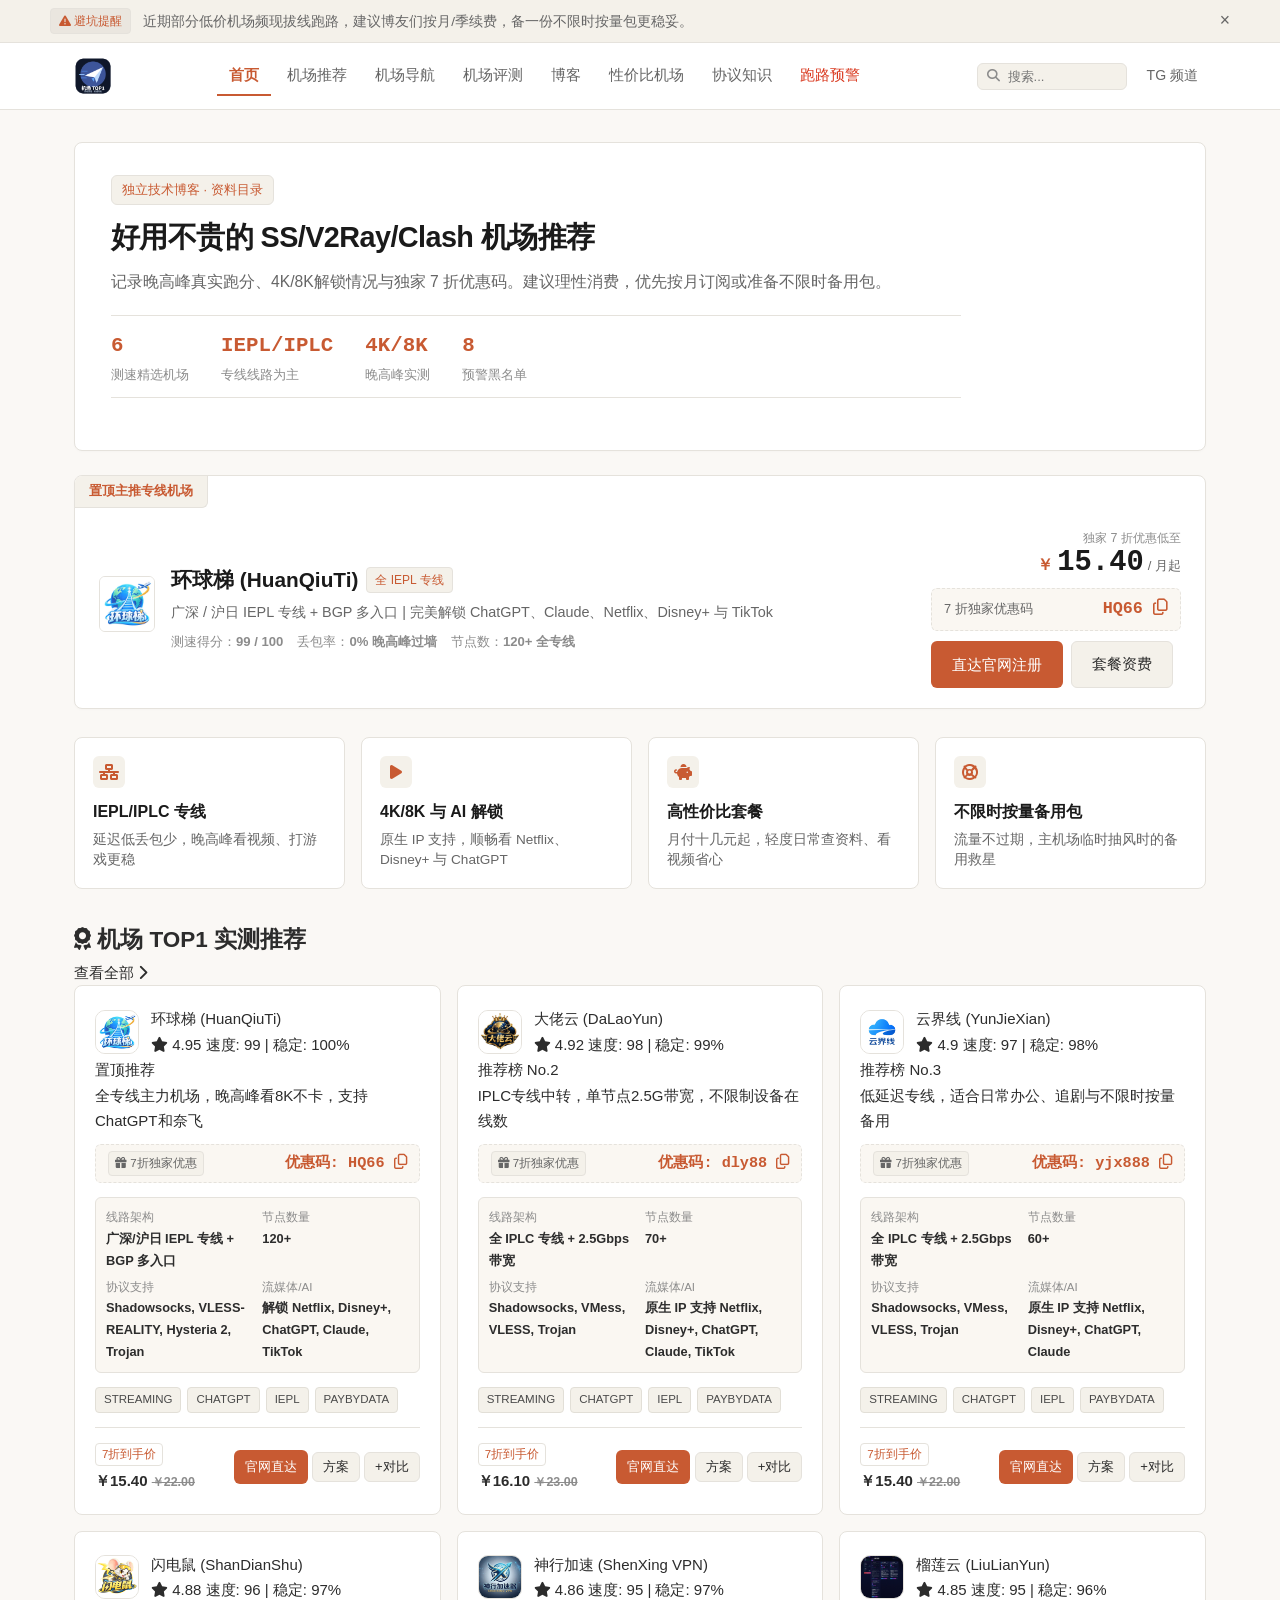
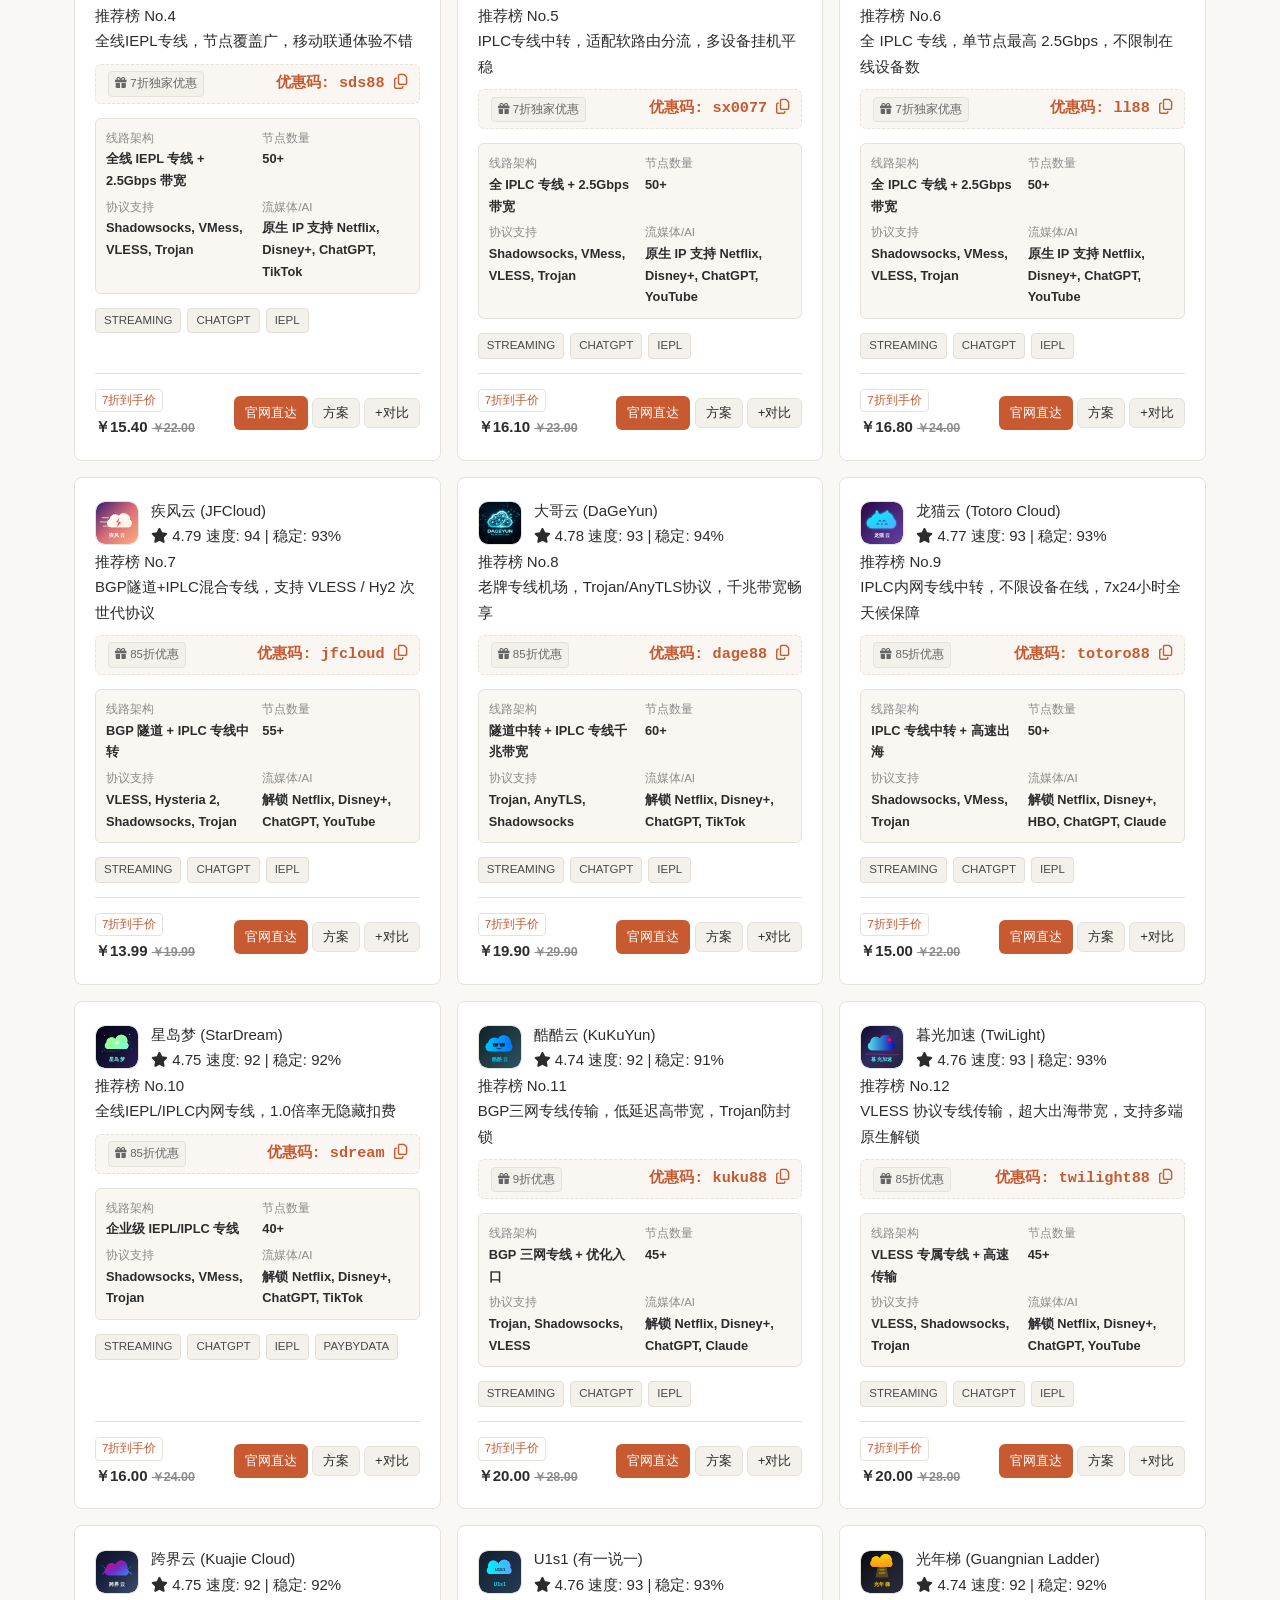
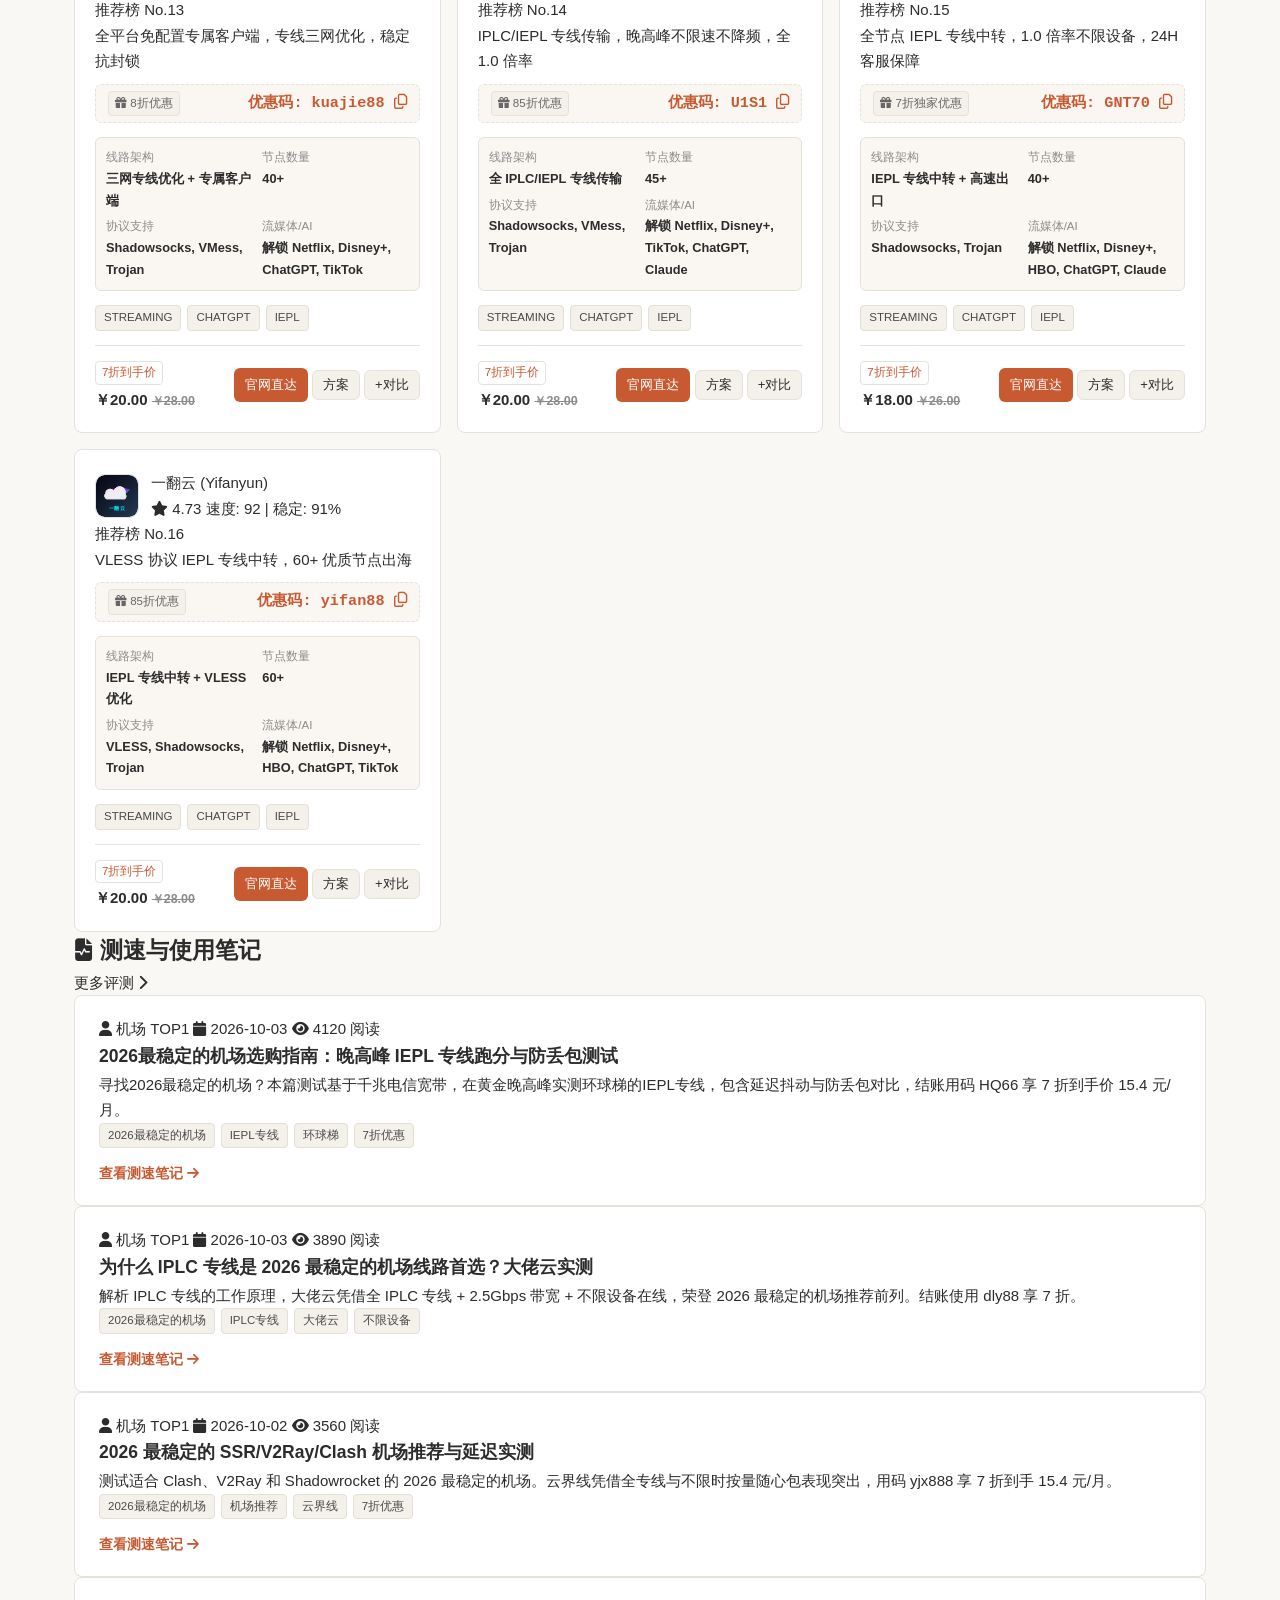
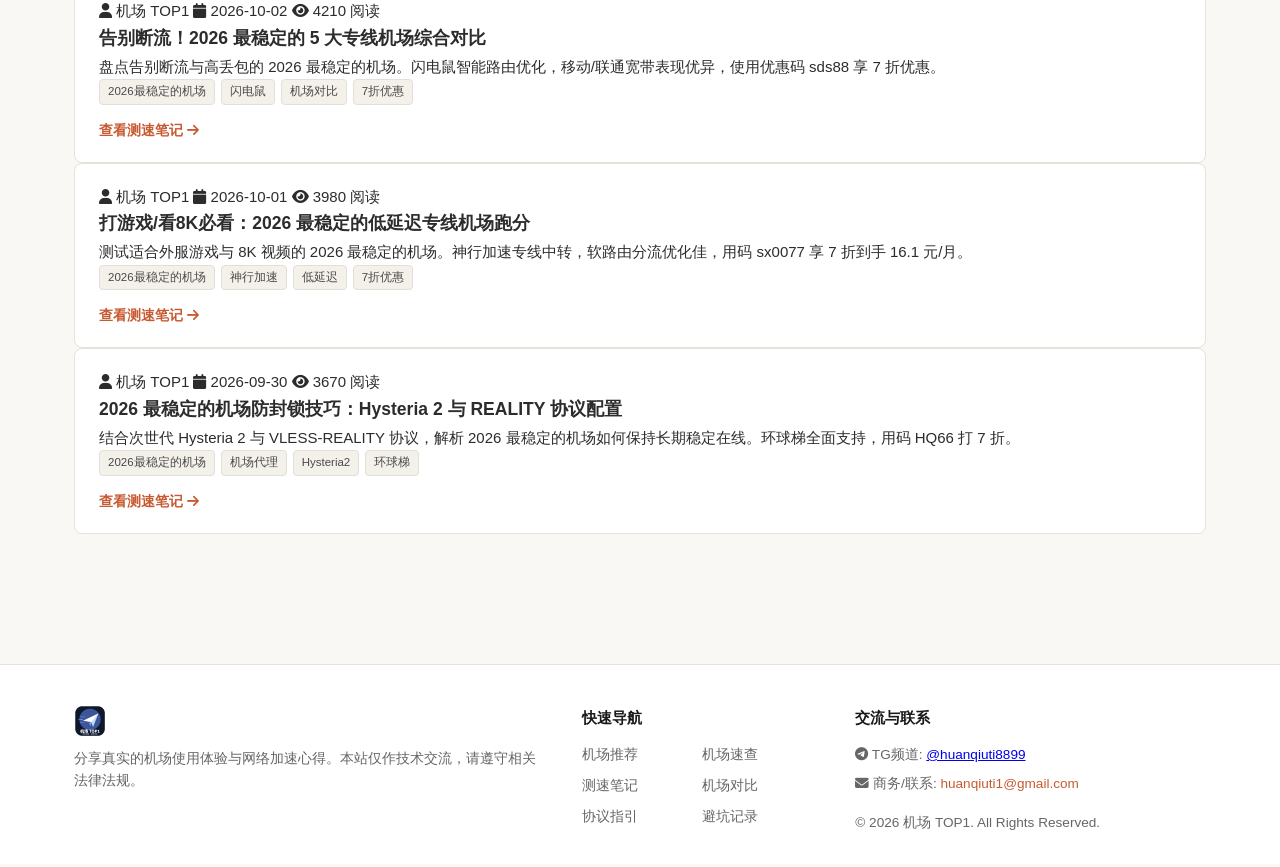
<file: index.html>
<!DOCTYPE html>
<html lang="zh-CN">
<head>
    <meta charset="UTF-8">
    <meta name="viewport" content="width=device-width, initial-scale=1.0">
    <title>机场 TOP1 - 实用机场测速推荐与防坑指南</title>
    <meta name="description" content="机场 TOP1 分享真实的机场测速、优惠码、性价比SS/V2Ray/Clash机场推荐与跑路避坑指南。">
    <!-- Google Fonts -->
    <link rel="preconnect" href="https://fonts.googleapis.com">
    <link rel="preconnect" href="https://fonts.gstatic.com" crossorigin>
    <link href="https://fonts.googleapis.com/css2?family=Inter:wght@300;400;500;600;700;800&family=JetBrains+Mono:wght@400;500;700&family=Outfit:wght@500;600;700;800&display=swap" rel="stylesheet">
    <!-- FontAwesome for Icons -->
    <link rel="stylesheet" href="https://cdnjs.cloudflare.com/ajax/libs/font-awesome/6.4.0/css/all.min.css">
    <link rel="icon" type="image/png" href="/images/favicon.png">
    <link rel="stylesheet" href="/css/styles.css?v=20261005_v3">
</head>
<body>
    <!-- Top Warning Marquee for Exit Scams -->
    <div class="top-alert-bar" id="topAlertBar">
        <div class="alert-content">
            <span class="alert-badge"><i class="fa-solid fa-triangle-exclamation"></i> 避坑提醒</span>
            <span class="alert-text">近期部分低价机场频现拔线跑路，建议博友们按月/季续费，备一份不限时按量包更稳妥。</span>
            <button class="alert-close" onclick="closeTopAlert()">&times;</button>
        </div>
    </div>

    <!-- Header & Navigation -->
    <header class="site-header">
        <div class="header-container">
            <a href="/" class="brand-logo" style="display: flex; align-items: center; text-decoration: none;">
              <img src="/images/logo-horizontal.png" alt="机场 TOP1" style="height: 38px; width: auto; max-width: 220px; object-fit: contain; vertical-align: middle;">
            </a>

            <nav class="main-nav">
                <ul class="nav-list">
                    <li class="nav-item active" data-tab="home" onclick="switchTab('home')">首页</li>
                    <li class="nav-item" data-tab="recommend" onclick="switchTab('recommend')">机场推荐</li>
                    <li class="nav-item" data-tab="directory" onclick="switchTab('directory')">机场导航</li>
                    <li class="nav-item" data-tab="reviews" onclick="switchTab('reviews')">机场评测</li>
                    <li class="nav-item" data-tab="blog" onclick="switchTab('blog')">博客</li>
                    <li class="nav-item" data-tab="compare" onclick="switchTab('compare')">性价比机场</li>
                    <li class="nav-item" data-tab="protocols" onclick="switchTab('protocols')">协议知识</li>
                    <li class="nav-item text-danger" data-tab="blackholes" onclick="switchTab('blackholes')">跑路预警</li>
                </ul>
            </nav>

            <div class="header-actions">
                <div class="search-box">
                    <i class="fa-solid fa-magnifying-glass search-icon"></i>
                    <input type="text" id="globalSearch" placeholder="搜索..." oninput="handleSearch(this.value)">
                </div>
                <a href="https://t.me/huanqiuti8899" target="_blank" rel="noopener noreferrer" class="nav-link-subtle" title="TG 频道">
                    TG 频道
                </a>
                <button class="mobile-menu-btn" onclick="toggleMobileNav()">
                    <i class="fa-solid fa-bars"></i>
                </button>
            </div>
        </div>
    </header>

    <!-- Mobile Nav Drawer -->
    <div class="mobile-nav-drawer" id="mobileNav">
        <ul class="mobile-nav-list">
            <li onclick="switchTab('home'); toggleMobileNav();">首页</li>
            <li onclick="switchTab('recommend'); toggleMobileNav();">机场推荐</li>
            <li onclick="switchTab('directory'); toggleMobileNav();">机场导航</li>
            <li onclick="switchTab('reviews'); toggleMobileNav();">机场评测</li>
            <li onclick="switchTab('blog'); toggleMobileNav();">博客</li>
            <li onclick="switchTab('compare'); toggleMobileNav();">性价比机场</li>
            <li onclick="switchTab('protocols'); toggleMobileNav();">协议知识</li>
            <li onclick="switchTab('blackholes'); toggleMobileNav();">跑路预警</li>
        </ul>
    </div>

    <!-- Main Content Area -->
    <main class="main-content">
        <!-- 1. Home View -->
        <section id="view-home" class="view-section active">
            <!-- Hero Banner -->
            <div class="hero-banner">
                <div class="hero-body">
                    <span class="hero-badge">独立技术博客 · 资料目录</span>
                    <h1 class="hero-title">好用不贵的 SS/V2Ray/Clash 机场推荐</h1>
                    <p class="hero-subtitle">记录晚高峰真实跑分、4K/8K解锁情况与独家 7 折优惠码。建议理性消费，优先按月订阅或准备不限时备用包。</p>
                    <div class="hero-stats">
                        <div class="stat-item">
                            <span class="stat-num" id="statAirportCount">6</span>
                            <span class="stat-label">测速精选机场</span>
                        </div>
                        <div class="stat-item">
                            <span class="stat-num">IEPL/IPLC</span>
                            <span class="stat-label">专线线路为主</span>
                        </div>
                        <div class="stat-item">
                            <span class="stat-num">4K/8K</span>
                            <span class="stat-label">晚高峰实测</span>
                        </div>
                        <div class="stat-item">
                            <span class="stat-num" id="statBlackCount">8</span>
                            <span class="stat-label">预警黑名单</span>
                        </div>
                    </div>
                </div>
            </div>

            <!-- Flagship Main Recommendation: HuanQiuTi Spotlight -->
            <div class="flagship-spotlight-card">
                <div class="spotlight-badge-ribbon">
                    置顶主推专线机场
                </div>
                <div class="spotlight-content">
                    <div class="spotlight-left">
                        <div class="spotlight-logo-wrapper">
                            <img src="images/huanqiuti-logo.jpg" alt="环球梯 Logo" class="spotlight-logo">
                        </div>
                        <div class="spotlight-info">
                            <h2 class="spotlight-title">
                                环球梯 (HuanQiuTi) 
                                <span class="spotlight-tag cyan">全 IEPL 专线</span>
                            </h2>
                            <p class="spotlight-subtitle">广深 / 沪日 IEPL 专线 + BGP 多入口 | 完美解锁 ChatGPT、Claude、Netflix、Disney+ 与 TikTok</p>
                            <div class="spotlight-highlights">
                                <span>测速得分：<strong>99 / 100</strong></span>
                                <span>丢包率：<strong>0% 晚高峰过墙</strong></span>
                                <span>节点数：<strong>120+ 全专线</strong></span>
                            </div>
                        </div>
                    </div>
                    <div class="spotlight-right">
                        <div class="spotlight-price-box">
                            <div class="price-label">独家 7 折优惠低至</div>
                            <div class="price-val">
                                <span class="currency">￥</span><span class="amount">15.40</span><span class="unit">/ 月起</span>
                            </div>
                        </div>
                        <div class="spotlight-coupon-box" onclick="copyDiscountCode('HQ66')" title="点击复制 7 折优惠码">
                            <span class="coupon-label">7 折独家优惠码</span>
                            <span class="coupon-code">HQ66 <i class="fa-regular fa-copy"></i></span>
                        </div>
                        <div class="spotlight-actions">
                            <a href="https://123pps01.huanqiutiaff.com/#/?code=j5VBUvw0" target="_blank" rel="noopener noreferrer" class="btn btn-primary btn-lg">
                                直达官网注册
                            </a>
                            <button class="btn btn-glass btn-lg" onclick="openPlansModal('ap-huanqiuti')">
                                套餐资费
                            </button>
                        </div>
                    </div>
                </div>
            </div>

            <!-- Quick Access / Categories Cards -->
            <div class="quick-categories">
                <div class="category-card" onclick="filterCategory('iepl')">
                    <div class="card-icon cyan"><i class="fa-solid fa-network-wired"></i></div>
                    <h3>IEPL/IPLC 专线</h3>
                    <p>延迟低丢包少，晚高峰看视频、打游戏更稳</p>
                </div>
                <div class="category-card" onclick="filterCategory('streaming')">
                    <div class="card-icon purple"><i class="fa-solid fa-play"></i></div>
                    <h3>4K/8K 与 AI 解锁</h3>
                    <p>原生 IP 支持，顺畅看 Netflix、Disney+ 与 ChatGPT</p>
                </div>
                <div class="category-card" onclick="filterCategory('budget')">
                    <div class="card-icon green"><i class="fa-solid fa-piggy-bank"></i></div>
                    <h3>高性价比套餐</h3>
                    <p>月付十几元起，轻度日常查资料、看视频省心</p>
                </div>
                <div class="category-card" onclick="filterCategory('backup')">
                    <div class="card-icon orange"><i class="fa-solid fa-life-ring"></i></div>
                    <h3>不限时按量备用包</h3>
                    <p>流量不过期，主机场临时抽风时的备用救星</p>
                </div>
            </div>

            <!-- Editor's Picks & Latest Speedtests -->
            <div class="section-block">
                <div class="section-header">
                    <h2><i class="fa-solid fa-award text-accent"></i> 机场 TOP1 实测推荐</h2>
                    <span class="section-link" onclick="switchTab('recommend')">查看全部 <i class="fa-solid fa-chevron-right"></i></span>
                </div>
                <div class="airport-grid" id="homeRecommendedGrid">
                    <!-- Dynamic rendering -->
                </div>
            </div>

            <!-- Latest Reviews Section -->
            <div class="section-block">
                <div class="section-header">
                    <h2><i class="fa-solid fa-file-waveform text-accent"></i> 测速与使用笔记</h2>
                    <span class="section-link" onclick="switchTab('reviews')">更多评测 <i class="fa-solid fa-chevron-right"></i></span>
                </div>
                <div class="reviews-grid" id="homeReviewsGrid">
                    <!-- Dynamic rendering -->
                </div>
            </div>
        </section>

        <!-- 2. Recommend View -->
        <section id="view-recommend" class="view-section">
            <div class="page-title-box">
                <h1><i class="fa-solid fa-fire text-accent"></i> 常用优质机场推荐</h1>
                <p>根据晚高峰测速、稳定性与实际体验整理的列表。本站强力主推第一名：<strong>环球梯 (HuanQiuTi)</strong>。</p>
            </div>

            <!-- Flagship Spotlight in Recommend View -->
            <div class="flagship-spotlight-card">
                <div class="spotlight-badge-ribbon">
                    <i class="fa-solid fa-crown"></i> 👑 站长主力推荐 · 环球梯专属通道
                </div>
                <div class="spotlight-content">
                    <div class="spotlight-left">
                        <div class="spotlight-logo-wrapper">
                            <img src="images/huanqiuti-logo.jpg" alt="环球梯 Logo" class="spotlight-logo">
                            <span class="spotlight-rank">NO.1</span>
                        </div>
                        <div class="spotlight-info">
                            <h2 class="spotlight-title">
                                环球梯 (HuanQiuTi) 
                                <span class="spotlight-tag gold">全 IEPL 专线</span>
                                <span class="spotlight-tag">8K秒开 / 无视晚高峰</span>
                            </h2>
                            <p class="spotlight-subtitle">广深 / 沪日 IEPL 专线 + BGP 多入口 | 完美解锁 ChatGPT、Claude、Netflix、Disney+ 与 TikTok</p>
                            <div class="spotlight-highlights">
                                <span><i class="fa-solid fa-bolt-lightning text-accent"></i> 测速得分：<strong>99 / 100</strong></span>
                                <span><i class="fa-solid fa-shield-check text-green"></i> 稳定性：<strong>100% 零丢包</strong></span>
                                <span><i class="fa-solid fa-gift text-gold"></i> 优惠码：<strong style="color:#ffe600;">HQ66 (7折)</strong></span>
                            </div>
                        </div>
                    </div>
                    <div class="spotlight-right">
                        <div class="spotlight-price-box">
                            <div class="price-label">7 折独家优惠价</div>
                            <div class="price-val">
                                <span class="currency">￥</span><span class="amount">15.40</span><span class="unit">/ 月起</span>
                                <span class="price-original">原价 ￥22.00</span>
                            </div>
                        </div>
                        <div class="spotlight-actions">
                            <a href="https://123pps01.huanqiutiaff.com/#/?code=j5VBUvw0" target="_blank" rel="noopener noreferrer" class="btn btn-primary btn-lg spotlight-btn-glow">
                                <i class="fa-solid fa-rocket"></i> 直达环球梯官网注册
                            </a>
                            <button class="btn btn-gold btn-lg" onclick="copyDiscountCode('HQ66')">
                                <i class="fa-regular fa-copy"></i> 复制优惠码 HQ66
                            </button>
                        </div>
                    </div>
                </div>
            </div>

            <!-- Filters Toolbar -->
            <div class="filter-toolbar">
                <div class="filter-group">
                    <span class="filter-label">线路类型：</span>
                    <button class="filter-chip active" onclick="setFilter('type', 'all', this)">全部</button>
                    <button class="filter-chip" onclick="setFilter('type', 'iepl', this)">IEPL/IPLC专线</button>
                    <button class="filter-chip" onclick="setFilter('type', 'relay', this)">公网中转</button>
                    <button class="filter-chip" onclick="setFilter('type', 'direct', this)">直连/BGP</button>
                </div>
                <div class="filter-group">
                    <span class="filter-label">需求偏好：</span>
                    <button class="filter-chip" onclick="setFilter('feature', 'streaming', this)">解锁Netflix/Disney+</button>
                    <button class="filter-chip" onclick="setFilter('feature', 'chatgpt', this)">原生支持ChatGPT</button>
                    <button class="filter-chip" onclick="setFilter('feature', 'paybydata', this)">不限时按量包</button>
                </div>
            </div>

            <div class="airport-grid" id="recommendGrid">
                <!-- Dynamic rendering -->
            </div>
        </section>

        <!-- 3. Directory View -->
        <section id="view-directory" class="view-section">
            <div class="page-title-box">
                <h1><i class="fa-solid fa-compass text-accent"></i> 机场速查导航</h1>
                <p>快速查看各大机场线路、优惠码与官网直达通道。</p>
            </div>

            <div class="directory-table-wrapper">
                <table class="directory-table">
                    <thead>
                        <tr>
                            <th>机场名称</th>
                            <th>榜单定位</th>
                            <th>主要协议</th>
                            <th>7折后起始价</th>
                            <th>解锁情况</th>
                            <th>独家优惠码</th>
                            <th>操作</th>
                        </tr>
                    </thead>
                    <tbody id="directoryTableBody">
                        <!-- Dynamic rendering -->
                    </tbody>
                </table>
            </div>
        </section>

        <!-- 4. Reviews View -->
        <section id="view-reviews" class="view-section">
            <div class="page-title-box">
                <h1><i class="fa-solid fa-square-poll-vertical text-accent"></i> 测速与选购笔记</h1>
                <p>记录晚高峰实际体验、协议兼容性与使用建议。</p>
            </div>

            <div class="reviews-layout">
                <div class="reviews-main" id="reviewsList">
                    <!-- Dynamic rendering of reviews -->
                </div>
                <aside class="reviews-sidebar">
                    <div class="sidebar-box">
                        <h3><i class="fa-solid fa-chart-simple"></i> 站长测速关注点</h3>
                        <ul class="criteria-list">
                            <li><strong>晚高峰速率：</strong> 20:00-23:00 4K/8K 缓冲流畅度。</li>
                            <li><strong>节点稳定性：</strong> 是否频繁超时掉线。</li>
                            <li><strong>流媒体解锁：</strong> 奈飞非自制剧与 ChatGPT 访问。</li>
                            <li><strong>售后响应：</strong> TG群或工单回复速度。</li>
                        </ul>
                    </div>
                </aside>
            </div>
        </section>

        <!-- Blog View (30篇 SEO 文章专区) -->
        <section id="view-blog" class="view-section">
            <div class="page-title-box">
                <h1><i class="fa-solid fa-blog text-accent"></i> 科学上网与 AI 加速 SEO 博客干货</h1>
                <p>涵盖 2026年机场推荐、高速梯子推荐、AI上网、科学上网与技术上网进阶解析。</p>
            </div>

            <!-- Blog Category Filter Toolbar -->
            <div class="filter-toolbar">
                <div class="filter-group">
                    <span class="filter-label">文章主题：</span>
                    <button class="filter-chip active" onclick="filterBlogCategory('all', this)">全部 (33篇)</button>
                    <button class="filter-chip" onclick="filterBlogCategory('技术评测', this)">技术评测</button>
                    <button class="filter-chip" onclick="filterBlogCategory('2026年机场推荐', this)">2026年机场推荐</button>
                    <button class="filter-chip" onclick="filterBlogCategory('高速梯子推荐', this)">高速梯子推荐</button>
                    <button class="filter-chip" onclick="filterBlogCategory('AI上网', this)">AI上网专题</button>
                    <button class="filter-chip" onclick="filterBlogCategory('科学上网', this)">科学上网指南</button>
                    <button class="filter-chip" onclick="filterBlogCategory('技术上网', this)">技术上网进阶</button>
                    <button class="filter-chip" onclick="filterBlogCategory('环球梯专题', this)">👑 环球梯专题</button>
                </div>
            </div>

            <div class="reviews-layout">
                <div class="reviews-main" id="blogArticlesList">
                    <!-- SEO Static Links Fallback -->
                    <noscript>
                        <ul style="list-style: none; padding: 0;">
                            <li style="margin-bottom: 16px;">
                                <a href="posts/2026-airport-node-recommendation-selection-guide.html" style="font-size: 1.1rem; font-weight: bold; color: var(--primary-cyan);">2026 稳定机场与高速节点选购指南：机场节点推荐、订阅服务对比与避坑建议</a>
                                <p style="font-size: 0.9rem; color: var(--text-muted); margin-top: 4px;">2026 最新稳定机场与高速节点选购指南。围绕传输稳定性、晚高峰速率、线路覆盖、多设备订阅兼容性及价格透明度，提供系统化选购对比与避坑建议。</p>
                            </li>
                            <li style="margin-bottom: 16px;">
                                <a href="posts/2026-network-connection-service-selection-guide.html" style="font-size: 1.1rem; font-weight: bold; color: var(--primary-cyan);">2026 网络连接服务选择指南：稳定性、多平台兼容与用户支持全解析</a>
                                <p style="font-size: 0.9rem; color: var(--text-muted); margin-top: 4px;">2026 最新网络连接服务选购指南。从线路架构稳定性、跨平台客户端兼容度到售后客服响应三个维度深度解析。</p>
                            </li>
                            <li style="margin-bottom: 16px;">
                                <a href="posts/2026-airport-recommendation-guide.html" style="font-size: 1.1rem; font-weight: bold; color: var(--primary-cyan);">2026 机场推荐与选购指南：高性价比、IEPL专线与最稳定机场导航</a>
                                <p style="font-size: 0.9rem; color: var(--text-muted); margin-top: 4px;">2026 最新机场推荐与导航评测。盘点环球梯、大兜云、壹界线等主流高性价比与IEPL专线稳定机场。</p>
                            </li>
                        </ul>
                    </noscript>
                </div>
                <aside class="reviews-sidebar">
                    <div class="sidebar-box" style="border: 1px solid #ffe600; background: linear-gradient(145deg, rgba(20,26,42,0.95), rgba(10,14,26,0.98));">
                        <h3 style="color: #ffe600;"><i class="fa-solid fa-crown"></i> 👑 站长第一主推</h3>
                        <p style="font-size: 0.9rem; color: var(--text-muted); margin: 8px 0 12px;">全专线 IEPL 架构，黄金晚高峰看 8K 不卡，解锁 ChatGPT 与 Netflix。</p>
                        <div class="coupon-highlight-bar" onclick="copyDiscountCode('HQ66')" style="margin-bottom: 12px;" title="点击复制 7 折优惠码">
                            <span class="coupon-tag-badge">7折独家</span>
                            <span class="coupon-code-val">HQ66 <i class="fa-regular fa-copy"></i></span>
                        </div>
                        <a href="https://123pps01.huanqiutiaff.com/#/?code=j5VBUvw0" target="_blank" rel="noopener noreferrer" class="btn btn-primary btn-block" style="text-decoration: none; font-weight: 800;">
                            直达环球梯官网首页 <i class="fa-solid fa-arrow-right-long"></i>
                        </a>
                    </div>
                    
                    <div class="sidebar-box">
                        <h3><i class="fa-solid fa-tags"></i> 热门 SEO 标签</h3>
                        <div class="ap-tags" style="gap: 8px;">
                            <span class="tag-chip cyan" onclick="filterBlogCategory('2026年机场推荐', null)">#2026年机场推荐</span>
                            <span class="tag-chip purple" onclick="filterBlogCategory('高速梯子推荐', null)">#高速梯子推荐</span>
                            <span class="tag-chip green" onclick="filterBlogCategory('AI上网', null)">#AI上网</span>
                            <span class="tag-chip orange" onclick="filterBlogCategory('科学上网', null)">#科学上网</span>
                            <span class="tag-chip" onclick="filterBlogCategory('技术上网', null)">#技术上网</span>
                            <span class="tag-chip gold" onclick="filterBlogCategory('环球梯专题', null)">#HQ66 7折码</span>
                        </div>
                    </div>
                </aside>
            </div>
        </section>

        <!-- 5. Cost-Effective / Budget View (性价比机场) -->
        <section id="view-compare" class="view-section">
            <div class="page-title-box">
                <h1><i class="fa-solid fa-piggy-bank text-accent"></i> 2026 高性价比机场推荐与资费精算</h1>
                <p>结合独家 7 折优惠码，精算各大专线服务商折后到手价、每日使用成本与套餐配置。</p>
            </div>

            <!-- Value Guides Cards Grid -->
            <div class="quick-categories" style="margin-bottom: 28px;">
                <div class="category-card" onclick="switchTab('recommend')">
                    <div class="card-icon green"><i class="fa-solid fa-graduation-cap"></i></div>
                    <h3>学生党 / 平价首选</h3>
                    <p>月均成本仅 ￥5.6 ~ ￥8 元/月起，平价体验全专线中转</p>
                </div>
                <div class="category-card" onclick="switchTab('recommend')">
                    <div class="card-icon purple"><i class="fa-solid fa-film"></i></div>
                    <h3>4K/8K 影音与多设备</h3>
                    <p>月付 ￥15.4 ~ ￥27.3 元/月，全 IEPL 专线晚高峰秒开 8K</p>
                </div>
                <div class="category-card" onclick="switchTab('recommend')">
                    <div class="card-icon orange"><i class="fa-solid fa-cloud-arrow-down"></i></div>
                    <h3>不限时按量随心包</h3>
                    <p>￥69.3 元/终身有效，流量不过期，主机场备用救星</p>
                </div>
            </div>

            <!-- Budget Airports Comparison Matrix -->
            <div class="section-block" style="margin-top: 0;">
                <div class="section-header">
                    <h2><i class="fa-solid fa-calculator text-accent"></i> 5 大性价比机场 7 折优惠资费精算表</h2>
                    <span style="font-size: 0.85rem; color: var(--text-dim);">点击优惠码即可一键复制</span>
                </div>
                <div class="compare-table-container" id="compareContainer">
                    <!-- Dynamic rendering of cost-effective table -->
                </div>
            </div>

            <!-- How to judge true cost-effectiveness card -->
            <div class="sidebar-box" style="margin-top: 36px; padding: 28px; background: #ffffff; border: 1px solid var(--border-color); border-radius: var(--radius-md);">
                <h3 style="font-size: 1.3rem; font-weight: 800; color: var(--text-main); margin-bottom: 16px;">
                    怎样判断“便宜”是不是真的划算？
                </h3>
                <p style="font-size: 0.98rem; color: var(--text-muted); line-height: 1.85; margin-bottom: 14px;">
                    不要只比较月费。先把套餐流量乘以节点倍率，算出自己的实际可用流量，再检查设备数量、重置周期、线路等级和退款条件。月费相差一两元时，如果较贵方案在晚高峰更稳定、倍率更低，长期使用成本反而可能更少。
                </p>
                <p style="font-size: 0.98rem; color: var(--text-muted); line-height: 1.85;">
                    第一次购买建议先选月付，在自己的运营商、城市和常用设备上测试一个完整周期。异常低价、长期预付折扣过大、客服长期不回复或突然频繁更换域名，都应视为风险信号。
                </p>
            </div>

            <!-- FAQ Section -->
            <div class="section-block" style="margin-top: 48px; text-align: center;">
                <h2 style="font-size: 1.6rem; font-weight: 800; color: var(--text-main); margin-bottom: 24px; justify-content: center;">
                    性价比机场常见问题
                </h2>
                <div style="max-width: 900px; margin: 0 auto; text-align: left; display: flex; flex-direction: column; gap: 14px;">
                    <details class="faq-item" style="background: #ffffff; border: 1px solid var(--border-color); border-radius: var(--radius-md); padding: 18px 22px; cursor: pointer; transition: var(--transition);">
                        <summary style="font-size: 1.05rem; font-weight: 700; color: var(--text-main); outline: none; list-style: none; display: flex; align-items: center; gap: 8px;">
                            <span style="color: #c85a32; font-size: 0.85rem;">▶</span> 价格最低的机场一定最值得买吗？
                        </summary>
                        <p style="margin-top: 12px; font-size: 0.95rem; color: var(--text-muted); line-height: 1.75; padding-top: 12px; border-top: 1px solid #f2eeea;">
                            不一定。异常廉价的机场往往伴随着高倍率扣量、公网中转晚高峰拥堵、甚至极高的拔线跑路风险。综合考虑线路稳定性、实际可用流量（折算倍率后）与设备连接数，价格稍高但全专线过墙的服务商实际性价比反而更高。
                        </p>
                    </details>

                    <details class="faq-item" style="background: #ffffff; border: 1px solid var(--border-color); border-radius: var(--radius-md); padding: 18px 22px; cursor: pointer; transition: var(--transition);">
                        <summary style="font-size: 1.05rem; font-weight: 700; color: var(--text-main); outline: none; list-style: none; display: flex; align-items: center; gap: 8px;">
                            <span style="color: #c85a32; font-size: 0.85rem;">▶</span> 第一次购买应该选择月付还是年付？
                        </summary>
                        <p style="margin-top: 12px; font-size: 0.95rem; color: var(--text-muted); line-height: 1.75; padding-top: 12px; border-top: 1px solid #f2eeea;">
                            强烈建议第一次购买优先选择月付。不同城市的网络运营商（电信、联通、移动）跨国出口差异较大，先通过月付测试一个完整月度（包含黄金晚高峰），确认符合预期后再考虑季付或年付。
                        </p>
                    </details>

                    <details class="faq-item" style="background: #ffffff; border: 1px solid var(--border-color); border-radius: var(--radius-md); padding: 18px 22px; cursor: pointer; transition: var(--transition);">
                        <summary style="font-size: 1.05rem; font-weight: 700; color: var(--text-main); outline: none; list-style: none; display: flex; align-items: center; gap: 8px;">
                            <span style="color: #c85a32; font-size: 0.85rem;">▶</span> 参考速度为什么和自己的测速不同？
                        </summary>
                        <p style="margin-top: 12px; font-size: 0.95rem; color: var(--text-muted); line-height: 1.75; padding-top: 12px; border-top: 1px solid #f2eeea;">
                            测速结果受多种因素影响，包括您本地的宽带速率、使用的客户端软件、DNS设置、所选节点位置以及当前测试的时段。白天非高峰期测试速度通常较快，建议以黄金晚高峰（20:00-23:00）的实际视频播放体验为准。
                        </p>
                    </details>

                    <details class="faq-item" style="background: #ffffff; border: 1px solid var(--border-color); border-radius: var(--radius-md); padding: 18px 22px; cursor: pointer; transition: var(--transition);">
                        <summary style="font-size: 1.05rem; font-weight: 700; color: var(--text-main); outline: none; list-style: none; display: flex; align-items: center; gap: 8px;">
                            <span style="color: #c85a32; font-size: 0.85rem;">▶</span> 月费接近时应该优先比较什么？
                        </summary>
                        <p style="margin-top: 12px; font-size: 0.95rem; color: var(--text-muted); line-height: 1.75; padding-top: 12px; border-top: 1px solid #f2eeea;">
                            月费相近时，优先比较：1. 是否为 IEPL/IPLC 专线；2. 节点扣量倍率（优先选 1.0x 倍率）；3. 流媒体与 AI 原生 IP 解锁能力；4. 是否限制同时在线的客户端设备数。
                        </p>
                    </details>
                </div>
            </div>
        </section>

        <!-- 6. Protocols View -->
        <section id="view-protocols" class="view-section">
            <!-- 1. 页面头部 -->
            <div class="page-title-box" style="margin-bottom: 24px; padding-bottom: 16px; border-bottom: 1px solid var(--border-color);">
                <h1 style="font-size: 1.6rem; font-weight: 700; color: var(--text-heading); margin-bottom: 6px;">协议与软件指引</h1>
                <p style="font-size: 0.92rem; color: var(--text-muted);">汇总主流代理传输协议特性与全平台常用客户端配置指南。</p>
            </div>

            <!-- 2. 协议快速导航 -->
            <div class="proto-quick-nav">
                <button class="proto-nav-btn active" onclick="scrollToProtoAnchor('proto-vless', this)">VMess / VLESS</button>
                <button class="proto-nav-btn" onclick="scrollToProtoAnchor('proto-trojan', this)">Trojan</button>
                <button class="proto-nav-btn" onclick="scrollToProtoAnchor('proto-hy2', this)">Hysteria 2</button>
                <button class="proto-nav-btn" onclick="scrollToProtoAnchor('proto-ss', this)">SS / SSR</button>
                <button class="proto-nav-btn" onclick="scrollToProtoAnchor('section-clients', this)">客户端推荐</button>
            </div>

            <!-- 3. 协议知识区 -->
            <div class="section-block" style="margin-bottom: 40px;">
                <div class="section-header" style="margin-bottom: 16px; border-bottom: 1px solid var(--border-color); padding-bottom: 8px;">
                    <h2 style="font-size: 1.25rem; font-weight: 700; color: var(--text-heading);">常见协议</h2>
                </div>
                <div class="protocol-cards-grid" id="protocolGrid">
                    <!-- Dynamic rendering -->
                </div>
            </div>

            <!-- 4. 协议选择建议 -->
            <div class="section-block" style="margin-bottom: 44px;">
                <div class="section-header" style="margin-bottom: 16px; border-bottom: 1px solid var(--border-color); padding-bottom: 8px;">
                    <h2 style="font-size: 1.25rem; font-weight: 700; color: var(--text-heading);">如何选择</h2>
                </div>
                <div class="proto-choice-grid">
                    <div class="proto-choice-card">
                        <h3>日常使用</h3>
                        <p>追求广泛兼容性与成熟规则分流，优先选择主流协议。</p>
                        <div class="choice-tag">对应协议：VMess / VLESS</div>
                    </div>
                    <div class="proto-choice-card">
                        <h3>网络环境较复杂</h3>
                        <p>跨国端口封锁频繁，需要高强度标准 TLS 网页伪装。</p>
                        <div class="choice-tag">对应协议：Trojan / VLESS-REALITY</div>
                    </div>
                    <div class="proto-choice-card">
                        <h3>移动网络 / 高延迟环境</h3>
                        <p>丢包率较高或处于校园网/移动宽带晚高峰高峰期。</p>
                        <div class="choice-tag">对应协议：Hysteria 2</div>
                    </div>
                </div>
            </div>

            <!-- 5. 客户端推荐区 -->
            <div class="section-block" id="section-clients" style="margin-bottom: 44px;">
                <div class="section-header" style="margin-bottom: 16px; border-bottom: 1px solid var(--border-color); padding-bottom: 8px;">
                    <h2 style="font-size: 1.25rem; font-weight: 700; color: var(--text-heading);">全平台常用软件推荐</h2>
                </div>
                <div class="client-grid-4col">
                    <div class="client-card-std">
                        <div>
                            <div class="client-card-header">
                                <i class="fa-brands fa-windows client-platform-icon"></i>
                                <h3>Windows</h3>
                            </div>
                            <div class="client-apps-list">
                                <strong>推荐：</strong>Clash Verge Rev / Sing-Box / v2rayN
                            </div>
                            <p class="client-desc">上手快速，支持图形化规则分流与开机自启。</p>
                        </div>
                        <a href="#" onclick="switchTab('blog')" class="client-link">查看配置教程 &rarr;</a>
                    </div>

                    <div class="client-card-std">
                        <div>
                            <div class="client-card-header">
                                <i class="fa-brands fa-apple client-platform-icon"></i>
                                <h3>macOS</h3>
                            </div>
                            <div class="client-apps-list">
                                <strong>推荐：</strong>Clash Verge Rev / Clash Party / Sing-Box
                            </div>
                            <p class="client-desc">界面优雅，完美适配 Apple Silicon 芯片与系统代理。</p>
                        </div>
                        <a href="#" onclick="switchTab('blog')" class="client-link">查看配置教程 &rarr;</a>
                    </div>

                    <div class="client-card-std">
                        <div>
                            <div class="client-card-header">
                                <i class="fa-brands fa-android client-platform-icon"></i>
                                <h3>Android</h3>
                            </div>
                            <div class="client-apps-list">
                                <strong>推荐：</strong>Surfboard / v2rayNG / Sing-Box
                            </div>
                            <p class="client-desc">省电稳定，支持按应用分流与后台持续守护。</p>
                        </div>
                        <a href="#" onclick="switchTab('blog')" class="client-link">查看配置教程 &rarr;</a>
                    </div>

                    <div class="client-card-std">
                        <div>
                            <div class="client-card-header">
                                <i class="fa-brands fa-apple client-platform-icon"></i>
                                <h3>iOS / iPadOS</h3>
                            </div>
                            <div class="client-apps-list">
                                <strong>推荐：</strong>Shadowrocket / Quantumult X / Stash
                            </div>
                            <p class="client-desc">扫码导入订阅，支持按域名分流与多协议适配。</p>
                        </div>
                        <a href="#" onclick="switchTab('blog')" class="client-link">查看配置教程 &rarr;</a>
                    </div>
                </div>
            </div>

            <!-- 6. 页面底部提示模块 -->
            <div class="notice-footer-block">
                <h3>使用前说明</h3>
                <p>1. 本站所提及软件与协议信息仅供网络技术学习与学术研究参考，请遵循当地法律法规合法合规使用。</p>
                <p>2. 各代理客户端版本迭代较快，如遇配置无法生效或节点超时，请先检查客户端核心版本与电脑/系统时间同步状态。</p>
                <p>3. 修改重要路由策略或更新订阅前，建议备份当前的配置文件或保留备用连接节点。</p>
            </div>
        </section>

        <!-- 7. Blackholes View (Banned/Scam) -->
        <section id="view-blackholes" class="view-section">
            <div class="page-title-box border-red">
                <h1 class="text-danger"><i class="fa-solid fa-skull-crossbones"></i> 跑路机场与避坑记录</h1>
                <p>整理已跑路或经常失联的机场，防患于未然。</p>
            </div>

            <div class="blackholes-warning-card">
                <div class="warning-icon"><i class="fa-solid fa-shield-cat"></i></div>
                <div class="warning-text">
                    <h3>机场 TOP1 的四条避坑小建议：</h3>
                    <ol>
                        <li><strong>尽量按月/季续费：</strong> 就算优惠再诱人，也尽量不要一次性买多年。</li>
                        <li><strong>警惕超低价“无限流量”：</strong> 带宽都是有成本的，低价无限量风险较高。</li>
                        <li><strong>关注 TG 群消息：</strong> 群里如果长期禁言或者客服不理人，多留个心眼。</li>
                        <li><strong>准备一个按量包备用：</strong> 随身放一个不限时按量包，主机场出问题时应急。</li>
                    </ol>
                </div>
            </div>

            <div class="blackholes-grid" id="blackholesGrid">
                <!-- Dynamic rendering -->
            </div>
        </section>
    </main>

    <!-- Modal for Article / Detail View -->
    <div class="modal-overlay" id="detailModal">
        <div class="modal-card">
            <button class="modal-close" onclick="closeModal()">&times;</button>
            <div class="modal-body" id="modalContent">
                <!-- Content inserted dynamically -->
            </div>
        </div>
    </div>

    <!-- Toast Notification -->
    <div class="toast-container" id="toastContainer"></div>

    <!-- Footer -->
    <footer class="site-footer">
        <div class="footer-container">
            <div class="footer-brand">
                <div class="logo-text" style="display: flex; align-items: center; gap: 10px;">
                    <img src="/images/logo-horizontal.png" alt="机场 TOP1" style="height: 32px; width: auto; max-width: 180px; object-fit: contain; vertical-align: middle;">
                </div>
                <p>分享真实的机场使用体验与网络加速心得。本站仅作技术交流，请遵守相关法律法规。</p>
            </div>
            <div class="footer-links">
                <h4>快速导航</h4>
                <ul>
                    <li onclick="switchTab('recommend')">机场推荐</li>
                    <li onclick="switchTab('directory')">机场速查</li>
                    <li onclick="switchTab('reviews')">测速笔记</li>
                    <li onclick="switchTab('compare')">机场对比</li>
                    <li onclick="switchTab('protocols')">协议指引</li>
                    <li onclick="switchTab('blackholes')">避坑记录</li>
                </ul>
            </div>
            <div class="footer-contact">
                <h4>交流与联系</h4>
                <p><i class="fa-brands fa-telegram"></i> TG频道: <a href="https://t.me/huanqiuti8899" target="_blank" rel="noopener noreferrer">@huanqiuti8899</a></p>
                <p><i class="fa-solid fa-envelope"></i> 商务/联系: <a href="mailto:huanqiuti1@gmail.com" style="color: var(--primary-cyan); text-decoration: none;">huanqiuti1@gmail.com</a></p>
                <p class="copyright">© 2026 机场 TOP1. All Rights Reserved.</p>
            </div>
        </div>
    </footer>

    <!-- Persistent Floating Spotlight Bar for HuanQiuTi -->
    <div class="floating-huanqiu-bar" id="floatingHuanqiuBar">
        <div class="fh-content">
            <span class="fh-badge"><i class="fa-solid fa-crown"></i> 本站主推</span>
            <span class="fh-text">🚀 <strong>环球梯 (HuanQiuTi)</strong>：全 IEPL 专线，晚高峰看 8K 不卡！使用优惠码 <strong class="code-glow" onclick="copyDiscountCode('HQ66')">HQ66</strong> 享 7 折（折后低至 ￥15.40/月）</span>
        </div>
        <div class="fh-actions">
            <button class="btn btn-sm btn-gold" onclick="copyDiscountCode('HQ66')"><i class="fa-regular fa-copy"></i> 复制优惠码 HQ66</button>
            <a href="https://123pps01.huanqiutiaff.com/#/?code=j5VBUvw0" target="_blank" rel="noopener noreferrer" class="btn btn-sm btn-primary">直达官网</a>
            <button class="fh-close" onclick="document.getElementById('floatingHuanqiuBar').style.display='none'">&times;</button>
        </div>
    </div>

    <!-- Scripts -->
    <script src="/js/data.js?v=20261005_v5"></script>
    <script src="/js/app.js?v=20261005_v5"></script>
</body>
</html>
</file>
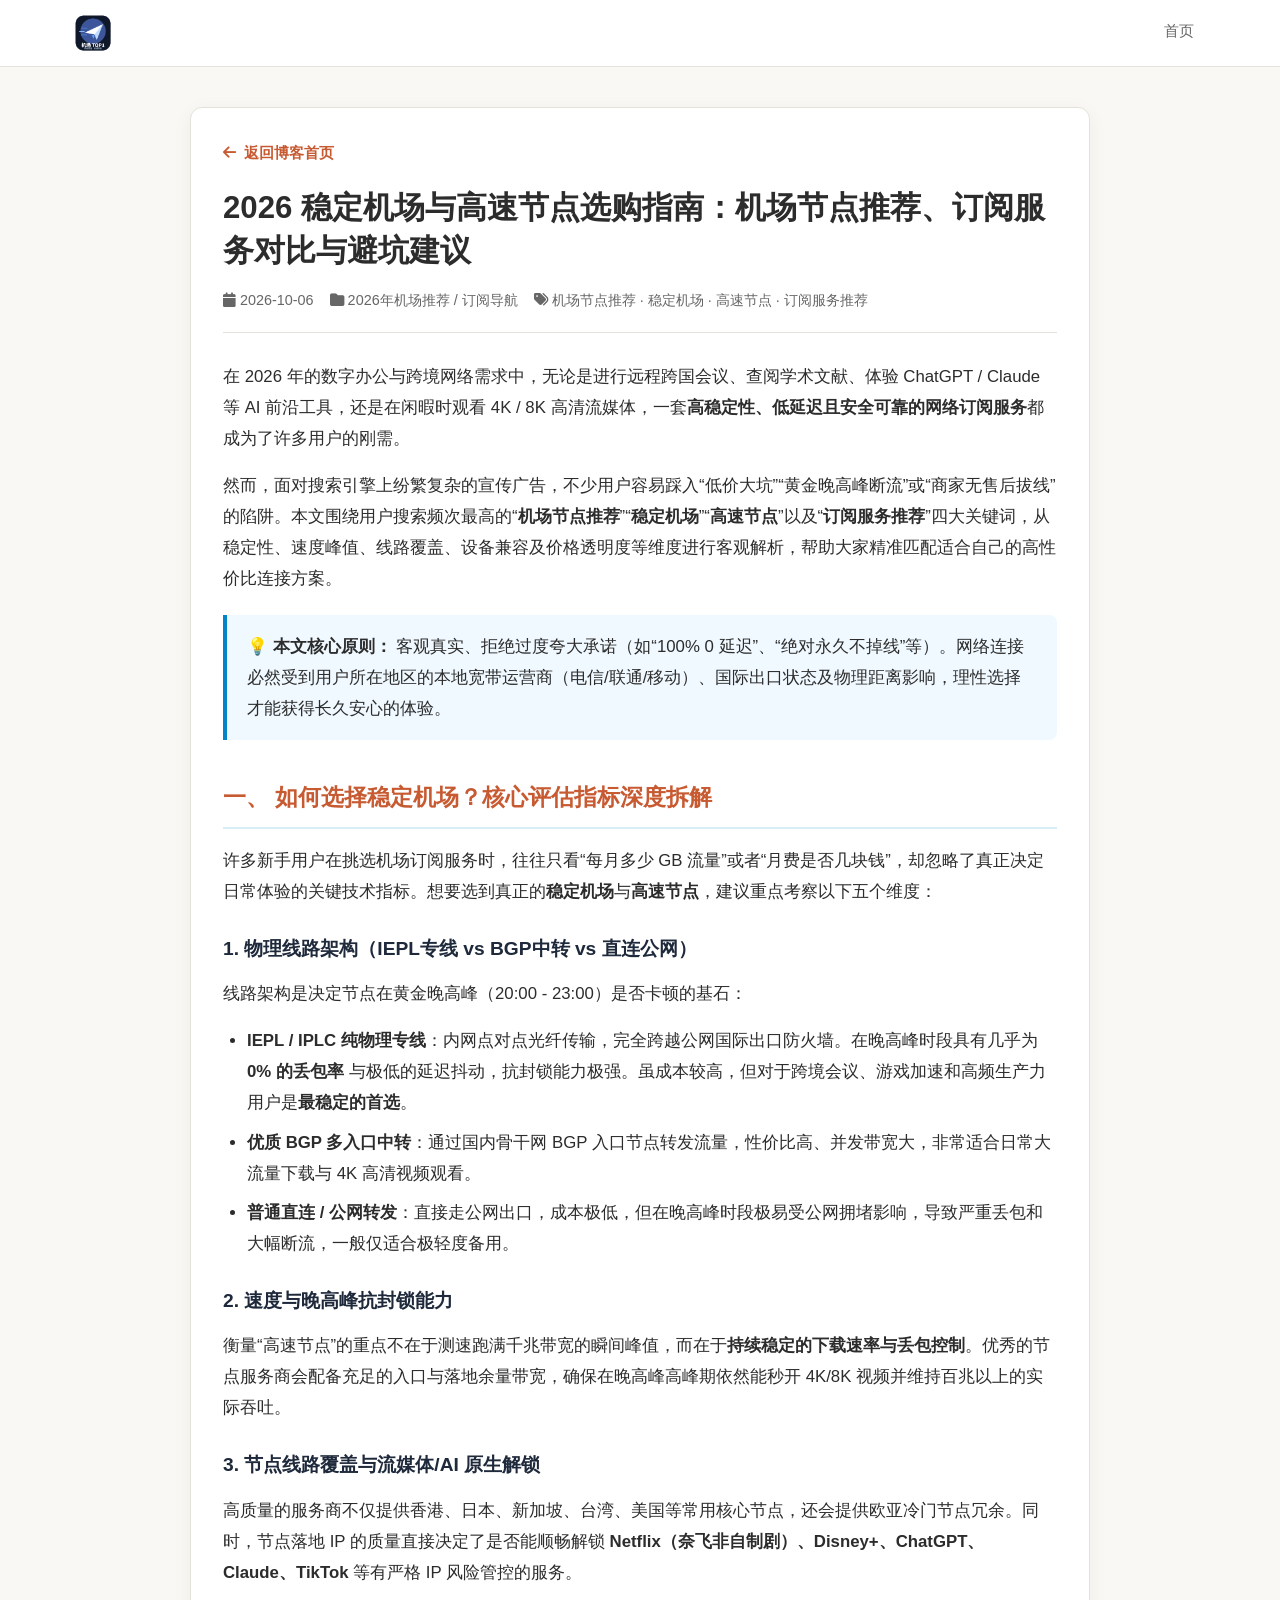
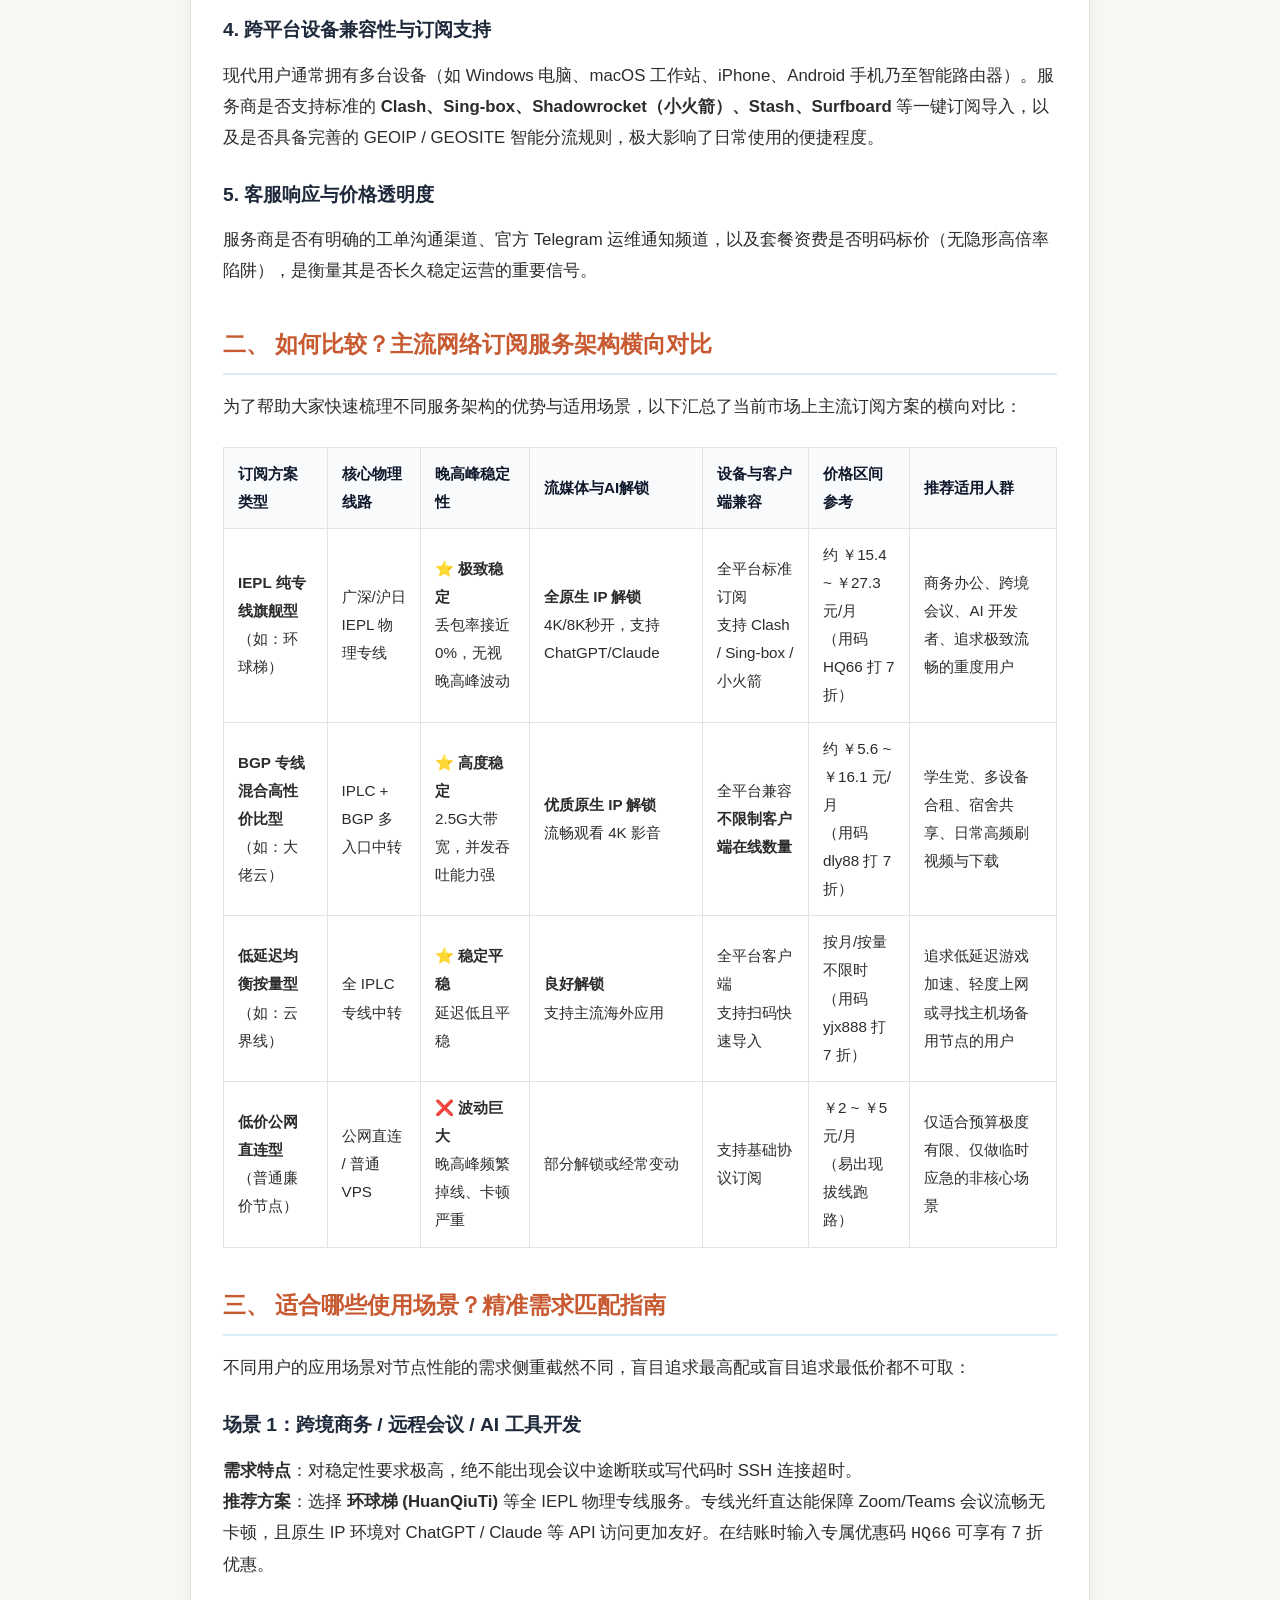
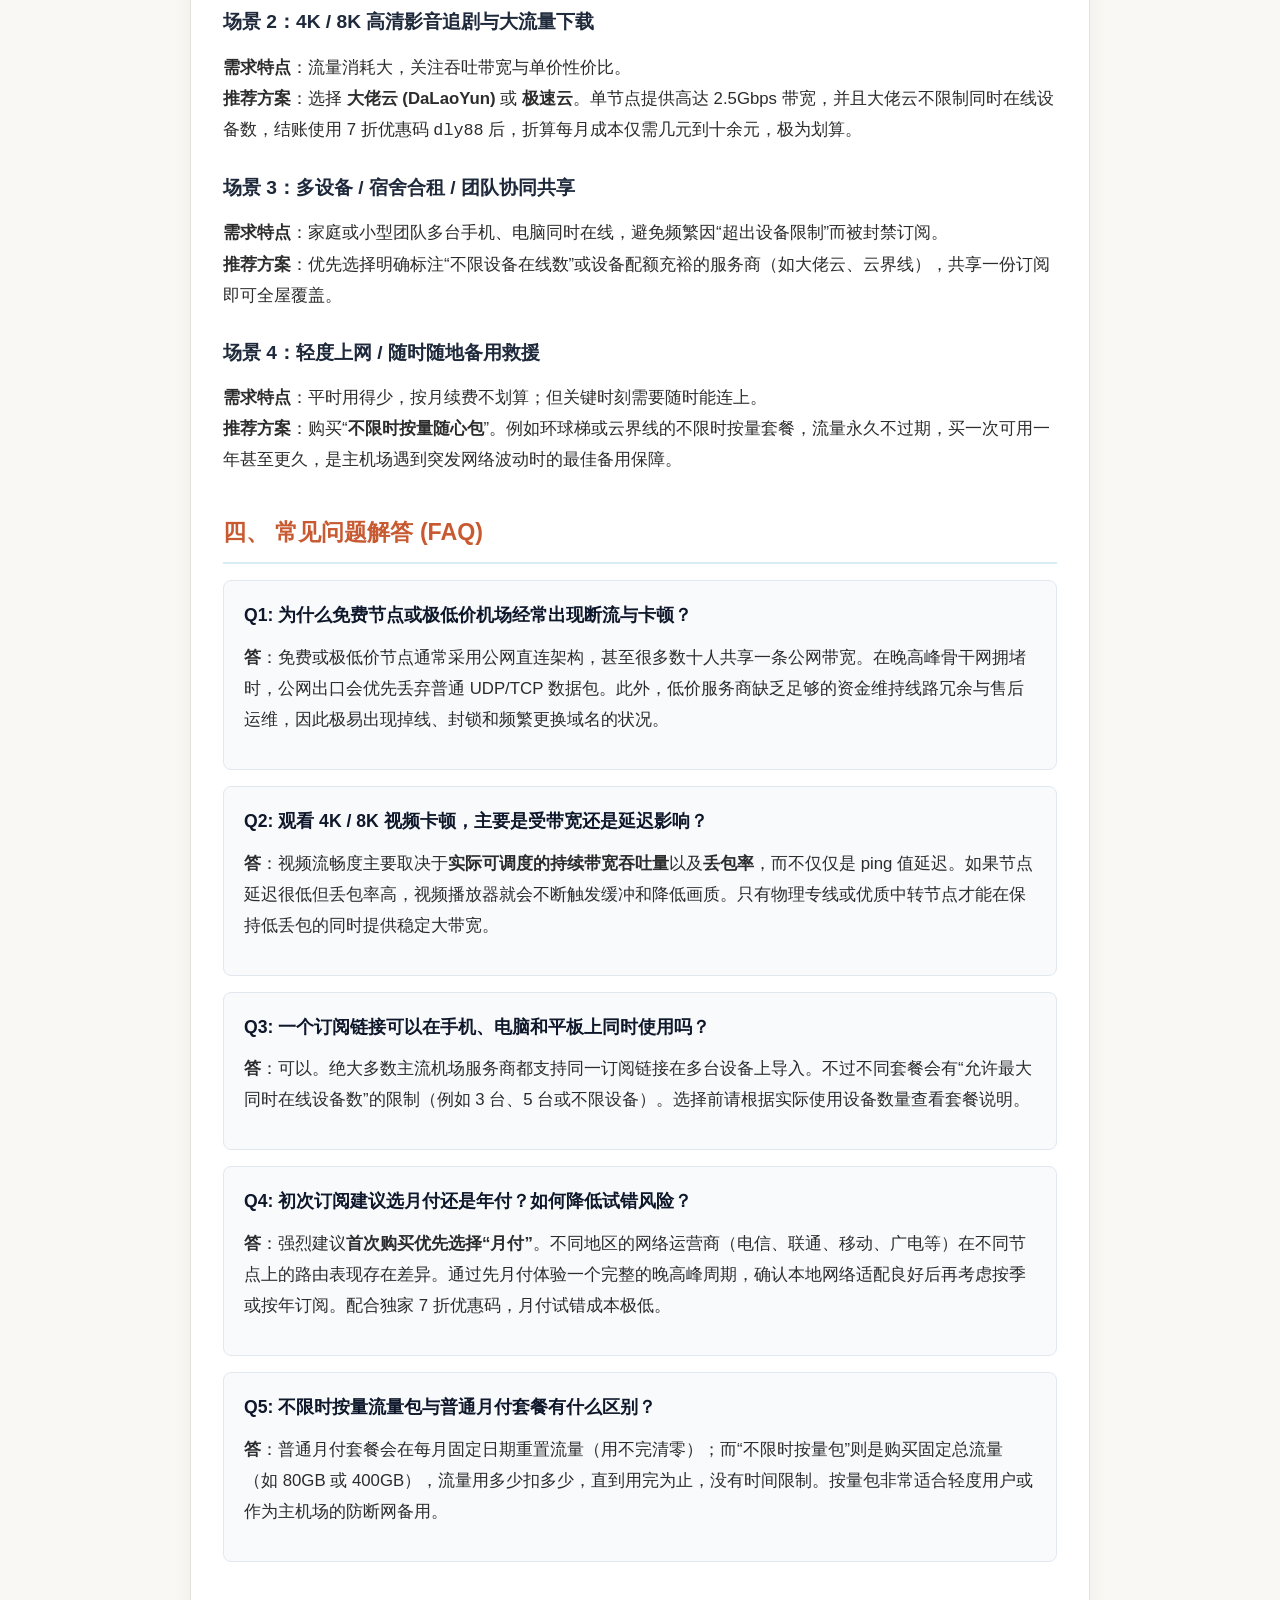
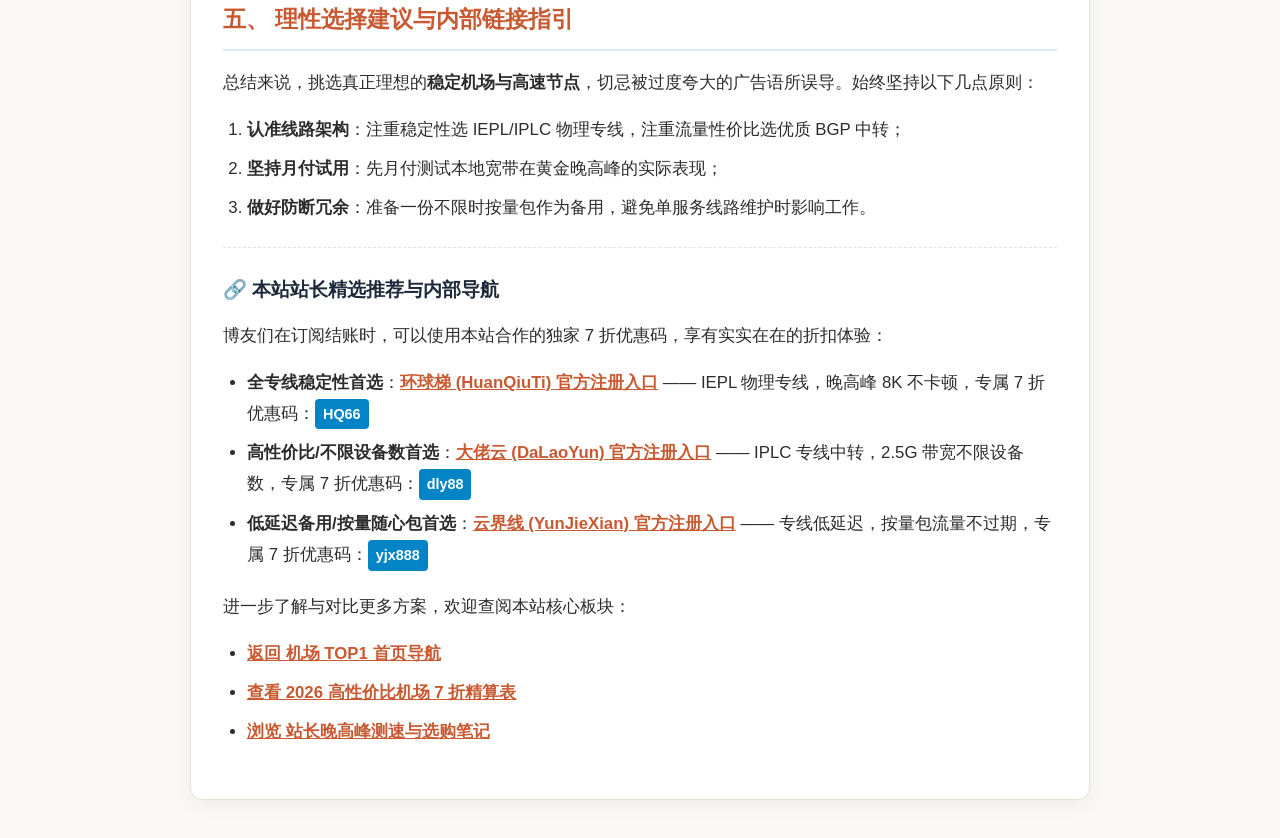
<file: posts/2026-airport-node-recommendation-selection-guide.html>
<!DOCTYPE html>
<html lang="zh-CN">
<head>
    <meta charset="UTF-8">
    <meta name="viewport" content="width=device-width, initial-scale=1.0">
    <title>2026 稳定机场与高速节点选购指南：机场节点推荐、订阅服务对比与避坑建议 - 机场 TOP1</title>
    <meta name="description" content="2026 最新稳定机场与高速节点选购指南。围绕传输稳定性、晚高峰速率、线路覆盖、多设备订阅兼容性及价格透明度，提供系统化选购对比、使用场景匹配与实操避坑建议。">
    <!-- Google Fonts -->
    <link rel="preconnect" href="https://fonts.googleapis.com">
    <link rel="preconnect" href="https://fonts.gstatic.com" crossorigin>
    <link href="https://fonts.googleapis.com/css2?family=Inter:wght@300;400;500;600;700;800&family=JetBrains+Mono:wght@400;500;700&family=Outfit:wght@500;600;700;800&display=swap" rel="stylesheet">
    <!-- FontAwesome for Icons -->
    <link rel="stylesheet" href="https://cdnjs.cloudflare.com/ajax/libs/font-awesome/6.4.0/css/all.min.css">
    <link rel="icon" type="image/png" href="/images/favicon.png">
    <link rel="stylesheet" href="/css/styles.css">
    <style>
        .post-container {
            max-width: 900px;
            margin: 40px auto;
            padding: 32px;
            background: var(--bg-card, #FFFFFF);
            border: 1px solid var(--border-color, #E2E8F0);
            border-radius: 12px;
            box-shadow: 0 4px 20px rgba(0,0,0,0.05);
        }
        .post-header {
            margin-bottom: 28px;
            padding-bottom: 20px;
            border-bottom: 1px solid var(--border-color, #E2E8F0);
        }
        .post-title {
            font-size: 1.95rem;
            font-weight: 800;
            color: var(--text-main, #1A202C);
            line-height: 1.38;
            margin-bottom: 16px;
        }
        .post-meta {
            display: flex;
            gap: 16px;
            flex-wrap: wrap;
            font-size: 0.9rem;
            color: var(--text-muted, #64748B);
        }
        .post-content {
            font-size: 1.05rem;
            line-height: 1.85;
            color: var(--text-main, #334155);
        }
        .post-content h2 {
            font-size: 1.45rem;
            margin-top: 36px;
            margin-bottom: 16px;
            color: var(--primary-cyan, #0284C7);
            border-bottom: 2px solid rgba(2, 132, 199, 0.15);
            padding-bottom: 8px;
        }
        .post-content h3 {
            font-size: 1.2rem;
            margin-top: 24px;
            margin-bottom: 12px;
            color: #1e293b;
        }
        .post-content p {
            margin-bottom: 16px;
        }
        .post-content ul, .post-content ol {
            margin-bottom: 20px;
            padding-left: 24px;
        }
        .post-content li {
            margin-bottom: 8px;
        }
        .post-content table {
            width: 100%;
            border-collapse: collapse;
            margin: 24px 0;
        }
        .post-content th, .post-content td {
            border: 1px solid var(--border-color, #CBD5E1);
            padding: 12px 14px;
            text-align: left;
            font-size: 0.95rem;
        }
        .post-content th {
            background: var(--bg-alt, #F8FAFC);
            color: #0f172a;
            font-weight: 700;
        }
        .highlight-box {
            background: #f0f9ff;
            border-left: 4px solid #0284c7;
            padding: 16px 20px;
            border-radius: 0 8px 8px 0;
            margin: 20px 0;
        }
        .warning-box {
            background: #fffbebf5;
            border-left: 4px solid #d97706;
            padding: 16px 20px;
            border-radius: 0 8px 8px 0;
            margin: 20px 0;
        }
        .back-home {
            display: inline-flex;
            align-items: center;
            gap: 8px;
            margin-bottom: 20px;
            color: var(--primary-cyan, #0284C7);
            font-weight: 600;
            text-decoration: none;
        }
        .back-home:hover {
            text-decoration: underline;
        }
        .faq-item-box {
            background: #f8fafc;
            border: 1px solid #e2e8f0;
            border-radius: 8px;
            padding: 18px 20px;
            margin-bottom: 16px;
        }
        .faq-item-box h4 {
            font-size: 1.1rem;
            font-weight: 700;
            color: #0f172a;
            margin-bottom: 10px;
        }
        .coupon-tag {
            display: inline-block;
            background: #0284c7;
            color: #ffffff;
            padding: 2px 8px;
            border-radius: 4px;
            font-weight: bold;
            font-size: 0.9rem;
        }
    </style>
</head>
<body>
    <header class="site-header">
        <div class="header-container">
            <a href="/" class="brand-logo" style="display: flex; align-items: center; text-decoration: none;">
              <img src="/images/logo-horizontal.png" alt="机场 TOP1" style="height: 38px; width: auto; max-width: 220px; object-fit: contain; vertical-align: middle;">
            </a>
            <nav class="main-nav">
                <ul class="nav-list">
                    <li class="nav-item"><a href="/index.html" style="color:inherit;text-decoration:none;">首页</a></li>
                </ul>
            </nav>
        </div>
    </header>

    <main class="post-container">
        <a href="/index.html#blog" class="back-home"><i class="fa-solid fa-arrow-left"></i> 返回博客首页</a>
        
        <article class="post-header">
            <h1 class="post-title">2026 稳定机场与高速节点选购指南：机场节点推荐、订阅服务对比与避坑建议</h1>
            <div class="post-meta">
                <span><i class="fa-solid fa-calendar"></i> 2026-10-06</span>
                <span><i class="fa-solid fa-folder"></i> 2026年机场推荐 / 订阅导航</span>
                <span><i class="fa-solid fa-tags"></i> 机场节点推荐 · 稳定机场 · 高速节点 · 订阅服务推荐</span>
            </div>
        </article>

        <section class="post-content">
            <p>在 2026 年的数字办公与跨境网络需求中，无论是进行远程跨国会议、查阅学术文献、体验 ChatGPT / Claude 等 AI 前沿工具，还是在闲暇时观看 4K / 8K 高清流媒体，一套<strong>高稳定性、低延迟且安全可靠的网络订阅服务</strong>都成为了许多用户的刚需。</p>

            <p>然而，面对搜索引擎上纷繁复杂的宣传广告，不少用户容易踩入“低价大坑”“黄金晚高峰断流”或“商家无售后拔线”的陷阱。本文围绕用户搜索频次最高的“<strong>机场节点推荐</strong>”“<strong>稳定机场</strong>”“<strong>高速节点</strong>”以及“<strong>订阅服务推荐</strong>”四大关键词，从稳定性、速度峰值、线路覆盖、设备兼容及价格透明度等维度进行客观解析，帮助大家精准匹配适合自己的高性价比连接方案。</p>

            <div class="highlight-box">
                <strong>💡 本文核心原则：</strong> 客观真实、拒绝过度夸大承诺（如“100% 0 延迟”、“绝对永久不掉线”等）。网络连接必然受到用户所在地区的本地宽带运营商（电信/联通/移动）、国际出口状态及物理距离影响，理性选择才能获得长久安心的体验。
            </div>

            <h2>一、 如何选择稳定机场？核心评估指标深度拆解</h2>

            <p>许多新手用户在挑选机场订阅服务时，往往只看“每月多少 GB 流量”或者“月费是否几块钱”，却忽略了真正决定日常体验的关键技术指标。想要选到真正的<strong>稳定机场</strong>与<strong>高速节点</strong>，建议重点考察以下五个维度：</p>

            <h3>1. 物理线路架构（IEPL专线 vs BGP中转 vs 直连公网）</h3>
            <p>线路架构是决定节点在黄金晚高峰（20:00 - 23:00）是否卡顿的基石：</p>
            <ul>
                <li><strong>IEPL / IPLC 纯物理专线</strong>：内网点对点光纤传输，完全跨越公网国际出口防火墙。在晚高峰时段具有几乎为 <strong>0% 的丢包率</strong> 与极低的延迟抖动，抗封锁能力极强。虽成本较高，但对于跨境会议、游戏加速和高频生产力用户是<strong>最稳定的首选</strong>。</li>
                <li><strong>优质 BGP 多入口中转</strong>：通过国内骨干网 BGP 入口节点转发流量，性价比高、并发带宽大，非常适合日常大流量下载与 4K 高清视频观看。</li>
                <li><strong>普通直连 / 公网转发</strong>：直接走公网出口，成本极低，但在晚高峰时段极易受公网拥堵影响，导致严重丢包和大幅断流，一般仅适合极轻度备用。</li>
            </ul>

            <h3>2. 速度与晚高峰抗封锁能力</h3>
            <p>衡量“高速节点”的重点不在于测速跑满千兆带宽的瞬间峰值，而在于<strong>持续稳定的下载速率与丢包控制</strong>。优秀的节点服务商会配备充足的入口与落地余量带宽，确保在晚高峰高峰期依然能秒开 4K/8K 视频并维持百兆以上的实际吞吐。</p>

            <h3>3. 节点线路覆盖与流媒体/AI 原生解锁</h3>
            <p>高质量的服务商不仅提供香港、日本、新加坡、台湾、美国等常用核心节点，还会提供欧亚冷门节点冗余。同时，节点落地 IP 的质量直接决定了是否能顺畅解锁 <strong>Netflix（奈飞非自制剧）、Disney+、ChatGPT、Claude、TikTok</strong> 等有严格 IP 风险管控的服务。</p>

            <h3>4. 跨平台设备兼容性与订阅支持</h3>
            <p>现代用户通常拥有多台设备（如 Windows 电脑、macOS 工作站、iPhone、Android 手机乃至智能路由器）。服务商是否支持标准的 <strong>Clash、Sing-box、Shadowrocket（小火箭）、Stash、Surfboard</strong> 等一键订阅导入，以及是否具备完善的 GEOIP / GEOSITE 智能分流规则，极大影响了日常使用的便捷程度。</p>

            <h3>5. 客服响应与价格透明度</h3>
            <p>服务商是否有明确的工单沟通渠道、官方 Telegram 运维通知频道，以及套餐资费是否明码标价（无隐形高倍率陷阱），是衡量其是否长久稳定运营的重要信号。</p>

            <h2>二、 如何比较？主流网络订阅服务架构横向对比</h2>

            <p>为了帮助大家快速梳理不同服务架构的优势与适用场景，以下汇总了当前市场上主流订阅方案的横向对比：</p>

            <table>
                <thead>
                    <tr>
                        <th>订阅方案类型</th>
                        <th>核心物理线路</th>
                        <th>晚高峰稳定性</th>
                        <th>流媒体与AI解锁</th>
                        <th>设备与客户端兼容</th>
                        <th>价格区间参考</th>
                        <th>推荐适用人群</th>
                    </tr>
                </thead>
                <tbody>
                    <tr>
                        <td><strong>IEPL 纯专线旗舰型</strong><br>（如：环球梯）</td>
                        <td>广深/沪日 IEPL 物理专线</td>
                        <td><strong>⭐ 极致稳定</strong><br>丢包率接近 0%，无视晚高峰波动</td>
                        <td><strong>全原生 IP 解锁</strong><br>4K/8K秒开，支持 ChatGPT/Claude</td>
                        <td>全平台标准订阅<br>支持 Clash / Sing-box / 小火箭</td>
                        <td>约 ￥15.4 ~ ￥27.3 元/月<br>（用码 HQ66 打 7 折）</td>
                        <td>商务办公、跨境会议、AI 开发者、追求极致流畅的重度用户</td>
                    </tr>
                    <tr>
                        <td><strong>BGP 专线混合高性价比型</strong><br>（如：大佬云）</td>
                        <td>IPLC + BGP 多入口中转</td>
                        <td><strong>⭐ 高度稳定</strong><br>2.5G大带宽，并发吞吐能力强</td>
                        <td><strong>优质原生 IP 解锁</strong><br>流畅观看 4K 影音</td>
                        <td>全平台兼容<br><strong>不限制客户端在线数量</strong></td>
                        <td>约 ￥5.6 ~ ￥16.1 元/月<br>（用码 dly88 打 7 折）</td>
                        <td>学生党、多设备合租、宿舍共享、日常高频刷视频与下载</td>
                    </tr>
                    <tr>
                        <td><strong>低延迟均衡按量型</strong><br>（如：云界线）</td>
                        <td>全 IPLC 专线中转</td>
                        <td><strong>⭐ 稳定平稳</strong><br>延迟低且平稳</td>
                        <td><strong>良好解锁</strong><br>支持主流海外应用</td>
                        <td>全平台客户端<br>支持扫码快速导入</td>
                        <td>按月/按量不限时<br>（用码 yjx888 打 7 折）</td>
                        <td>追求低延迟游戏加速、轻度上网或寻找主机场备用节点的用户</td>
                    </tr>
                    <tr>
                        <td><strong>低价公网直连型</strong><br>（普通廉价节点）</td>
                        <td>公网直连 / 普通VPS</td>
                        <td><strong>❌ 波动巨大</strong><br>晚高峰频繁掉线、卡顿严重</td>
                        <td>部分解锁或经常变动</td>
                        <td>支持基础协议订阅</td>
                        <td>￥2 ~ ￥5 元/月<br>（易出现拔线跑路）</td>
                        <td>仅适合预算极度有限、仅做临时应急的非核心场景</td>
                    </tr>
                </tbody>
            </table>

            <h2>三、 适合哪些使用场景？精准需求匹配指南</h2>

            <p>不同用户的应用场景对节点性能的需求侧重截然不同，盲目追求最高配或盲目追求最低价都不可取：</p>

            <h3>场景 1：跨境商务 / 远程会议 / AI 工具开发</h3>
            <p><strong>需求特点</strong>：对稳定性要求极高，绝不能出现会议中途断联或写代码时 SSH 连接超时。<br>
            <strong>推荐方案</strong>：选择 <strong>环球梯 (HuanQiuTi)</strong> 等全 IEPL 物理专线服务。专线光纤直达能保障 Zoom/Teams 会议流畅无卡顿，且原生 IP 环境对 ChatGPT / Claude 等 API 访问更加友好。在结账时输入专属优惠码 <code>HQ66</code> 可享有 7 折优惠。</p>

            <h3>场景 2：4K / 8K 高清影音追剧与大流量下载</h3>
            <p><strong>需求特点</strong>：流量消耗大，关注吞吐带宽与单价性价比。<br>
            <strong>推荐方案</strong>：选择 <strong>大佬云 (DaLaoYun)</strong> 或 <strong>极速云</strong>。单节点提供高达 2.5Gbps 带宽，并且大佬云不限制同时在线设备数，结账使用 7 折优惠码 <code>dly88</code> 后，折算每月成本仅需几元到十余元，极为划算。</p>

            <h3>场景 3：多设备 / 宿舍合租 / 团队协同共享</h3>
            <p><strong>需求特点</strong>：家庭或小型团队多台手机、电脑同时在线，避免频繁因“超出设备限制”而被封禁订阅。<br>
            <strong>推荐方案</strong>：优先选择明确标注“不限设备在线数”或设备配额充裕的服务商（如大佬云、云界线），共享一份订阅即可全屋覆盖。</p>

            <h3>场景 4：轻度上网 / 随时随地备用救援</h3>
            <p><strong>需求特点</strong>：平时用得少，按月续费不划算；但关键时刻需要随时能连上。<br>
            <strong>推荐方案</strong>：购买“<strong>不限时按量随心包</strong>”。例如环球梯或云界线的不限时按量套餐，流量永久不过期，买一次可用一年甚至更久，是主机场遇到突发网络波动时的最佳备用保障。</p>

            <h2>四、 常见问题解答 (FAQ)</h2>

            <div class="faq-item-box">
                <h4>Q1: 为什么免费节点或极低价机场经常出现断流与卡顿？</h4>
                <p><strong>答</strong>：免费或极低价节点通常采用公网直连架构，甚至很多数十人共享一条公网带宽。在晚高峰骨干网拥堵时，公网出口会优先丢弃普通 UDP/TCP 数据包。此外，低价服务商缺乏足够的资金维持线路冗余与售后运维，因此极易出现掉线、封锁和频繁更换域名的状况。</p>
            </div>

            <div class="faq-item-box">
                <h4>Q2: 观看 4K / 8K 视频卡顿，主要是受带宽还是延迟影响？</h4>
                <p><strong>答</strong>：视频流畅度主要取决于<strong>实际可调度的持续带宽吞吐量</strong>以及<strong>丢包率</strong>，而不仅仅是 ping 值延迟。如果节点延迟很低但丢包率高，视频播放器就会不断触发缓冲和降低画质。只有物理专线或优质中转节点才能在保持低丢包的同时提供稳定大带宽。</p>
            </div>

            <div class="faq-item-box">
                <h4>Q3: 一个订阅链接可以在手机、电脑和平板上同时使用吗？</h4>
                <p><strong>答</strong>：可以。绝大多数主流机场服务商都支持同一订阅链接在多台设备上导入。不过不同套餐会有“允许最大同时在线设备数”的限制（例如 3 台、5 台或不限设备）。选择前请根据实际使用设备数量查看套餐说明。</p>
            </div>

            <div class="faq-item-box">
                <h4>Q4: 初次订阅建议选月付还是年付？如何降低试错风险？</h4>
                <p><strong>答</strong>：强烈建议<strong>首次购买优先选择“月付”</strong>。不同地区的网络运营商（电信、联通、移动、广电等）在不同节点上的路由表现存在差异。通过先月付体验一个完整的晚高峰周期，确认本地网络适配良好后再考虑按季或按年订阅。配合独家 7 折优惠码，月付试错成本极低。</p>
            </div>

            <div class="faq-item-box">
                <h4>Q5: 不限时按量流量包与普通月付套餐有什么区别？</h4>
                <p><strong>答</strong>：普通月付套餐会在每月固定日期重置流量（用不完清零）；而“不限时按量包”则是购买固定总流量（如 80GB 或 400GB），流量用多少扣多少，直到用完为止，没有时间限制。按量包非常适合轻度用户或作为主机场的防断网备用。</p>
            </div>

            <h2>五、 理性选择建议与内部链接指引</h2>

            <p>总结来说，挑选真正理想的<strong>稳定机场与高速节点</strong>，切忌被过度夸大的广告语所误导。始终坚持以下几点原则：</p>
            <ol>
                <li><strong>认准线路架构</strong>：注重稳定性选 IEPL/IPLC 物理专线，注重流量性价比选优质 BGP 中转；</li>
                <li><strong>坚持月付试用</strong>：先月付测试本地宽带在黄金晚高峰的实际表现；</li>
                <li><strong>做好防断冗余</strong>：准备一份不限时按量包作为备用，避免单服务线路维护时影响工作。</li>
            </ol>

            <hr style="margin:24px 0; border:0; border-top:1px dashed var(--border-color,#CBD5E1);">

            <h3>🔗 本站站长精选推荐与内部导航</h3>
            <p>博友们在订阅结账时，可以使用本站合作的独家 7 折优惠码，享有实实在在的折扣体验：</p>
            <ul>
                <li><strong>全专线稳定性首选</strong>：<a href="https://123pps01.huanqiutiaff.com/#/?code=j5VBUvw0" target="_blank" rel="noopener noreferrer" style="color:var(--primary-cyan); font-weight:bold;">环球梯 (HuanQiuTi) 官方注册入口</a> —— IEPL 物理专线，晚高峰 8K 不卡顿，专属 7 折优惠码：<span class="coupon-tag">HQ66</span></li>
                <li><strong>高性价比/不限设备数首选</strong>：<a href="https://ppsvip01.dalaoyunaff.com/#/?code=Iz1GlCVa" target="_blank" rel="noopener noreferrer" style="color:var(--primary-cyan); font-weight:bold;">大佬云 (DaLaoYun) 官方注册入口</a> —— IPLC 专线中转，2.5G 带宽不限设备数，专属 7 折优惠码：<span class="coupon-tag">dly88</span></li>
                <li><strong>低延迟备用/按量随心包首选</strong>：<a href="https://yjxsub01.yunjiexianaff.com/#/?code=9M572s6Y" target="_blank" rel="noopener noreferrer" style="color:var(--primary-cyan); font-weight:bold;">云界线 (YunJieXian) 官方注册入口</a> —— 专线低延迟，按量包流量不过期，专属 7 折优惠码：<span class="coupon-tag">yjx888</span></li>
            </ul>

            <p style="margin-top: 20px;">进一步了解与对比更多方案，欢迎查阅本站核心板块：</p>
            <ul>
                <li><a href="/index.html" style="color:var(--primary-cyan); font-weight:bold;">返回 机场 TOP1 首页导航</a></li>
                <li><a href="/index.html#compare" style="color:var(--primary-cyan); font-weight:bold;">查看 2026 高性价比机场 7 折精算表</a></li>
                <li><a href="/index.html#reviews" style="color:var(--primary-cyan); font-weight:bold;">浏览 站长晚高峰测速与选购笔记</a></li>
            </ul>
        </section>
    </main>

    <!-- Scripts -->
    <script src="/js/data.js"></script>
    <script src="/js/app.js"></script>
</body>
</html>
</file>
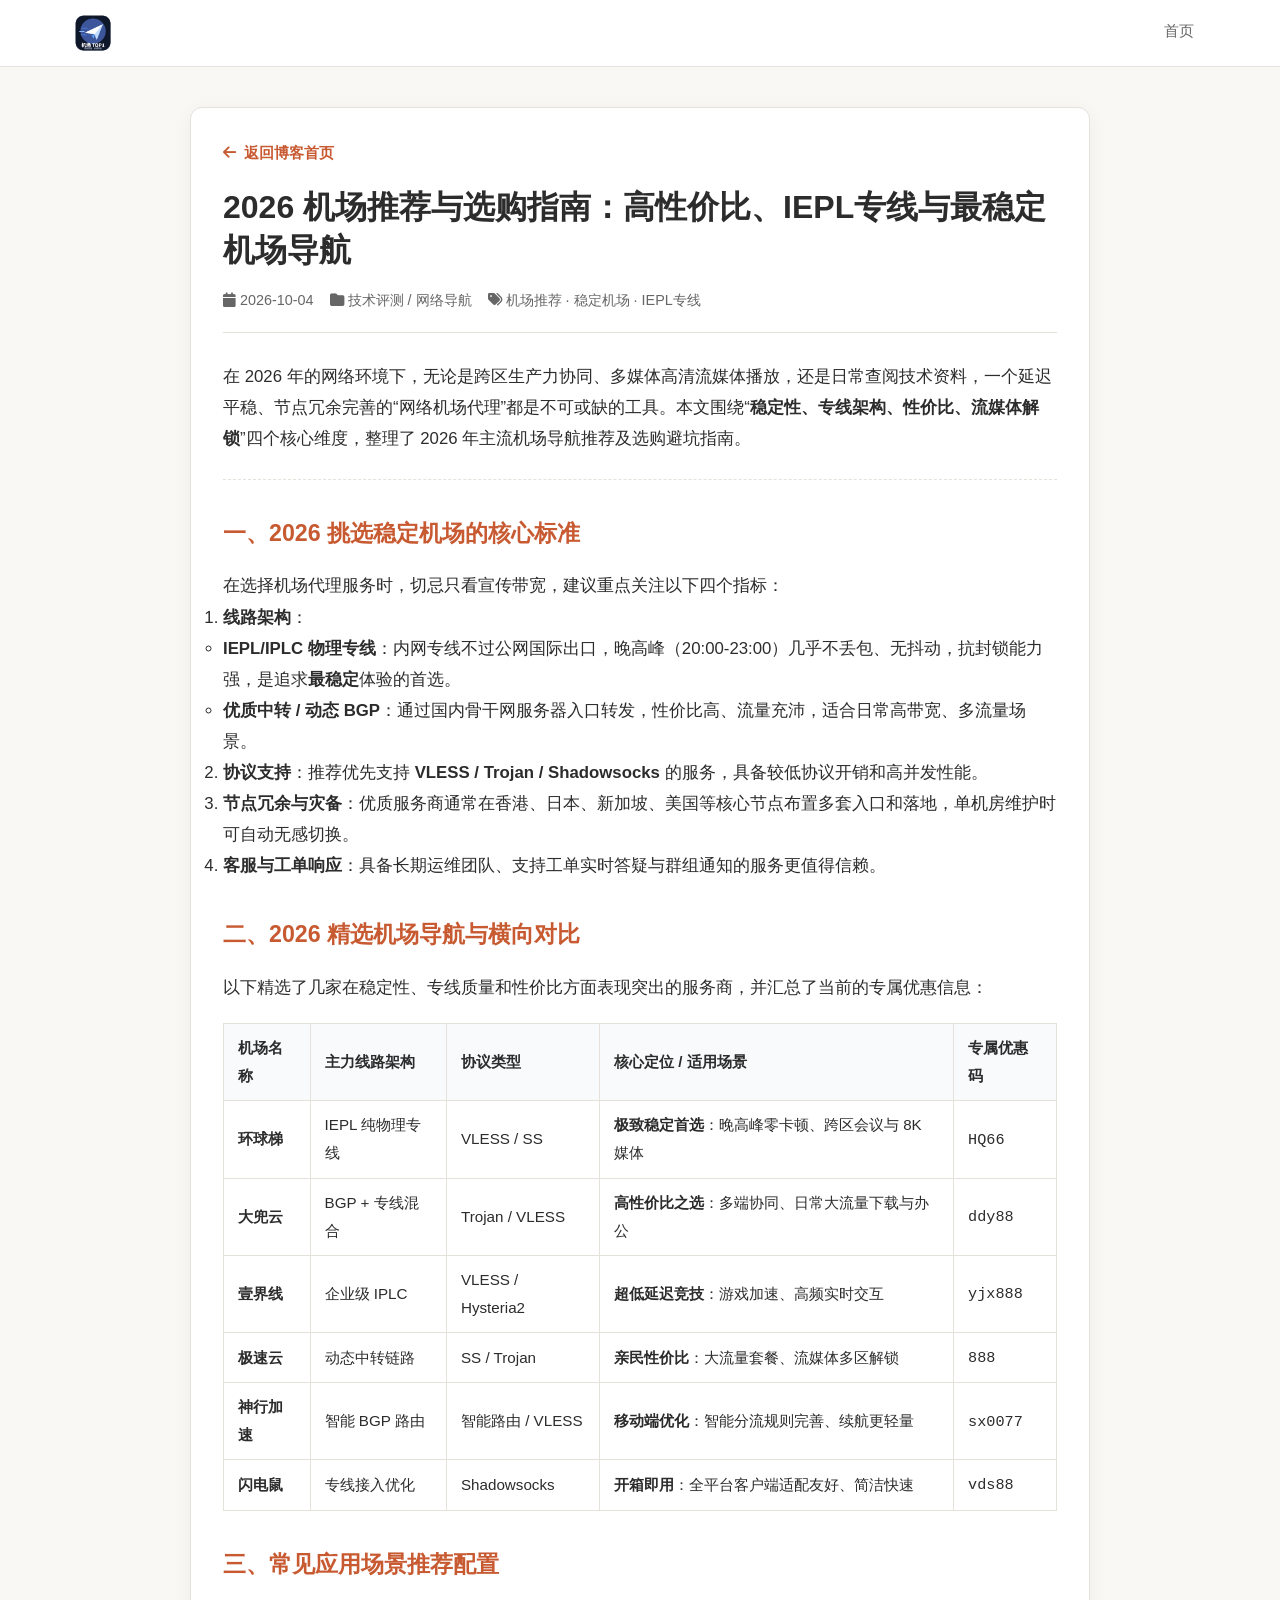
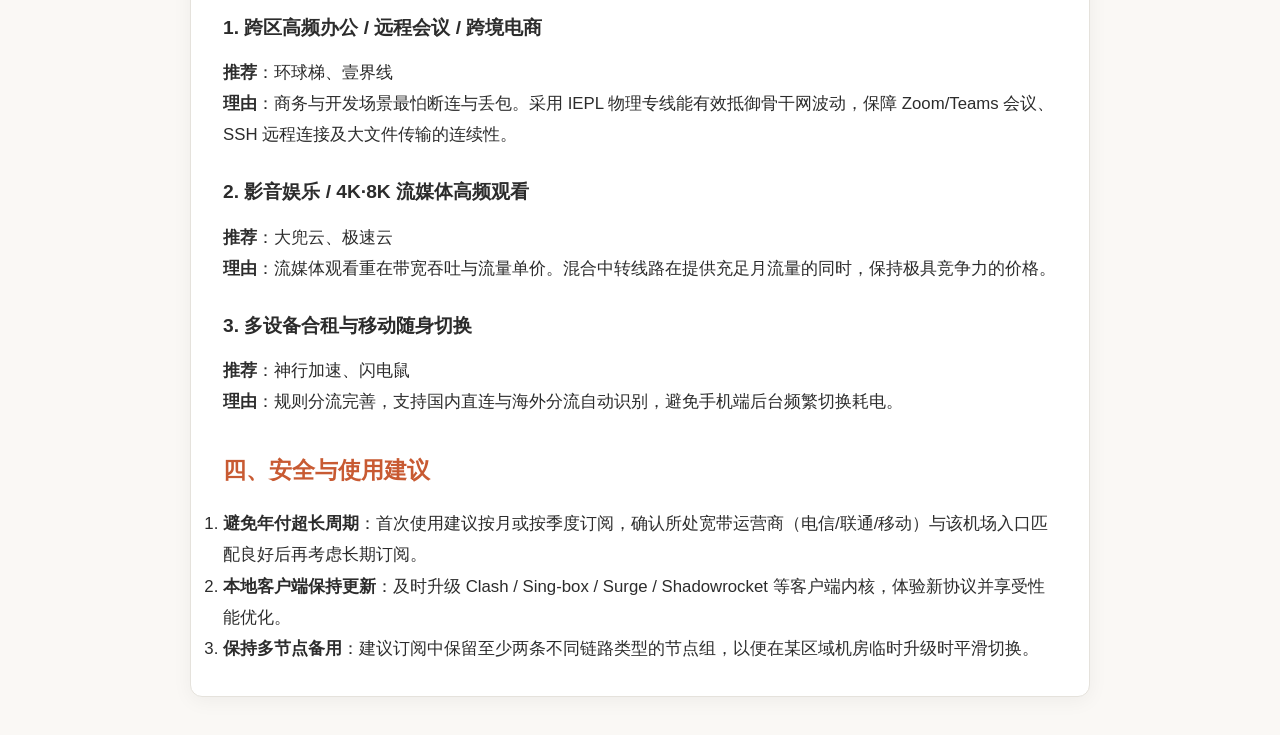
<file: posts/2026-airport-recommendation-guide.html>
<!DOCTYPE html>
<html lang="zh-CN">
<head>
    <meta charset="UTF-8">
    <meta name="viewport" content="width=device-width, initial-scale=1.0">
    <title>2026 机场推荐与选购指南：高性价比、IEPL专线与最稳定机场导航 - 机场 TOP1</title>
    <meta name="description" content="2026 最新机场推荐与导航评测。盘点环球梯、大兜云、壹界线等主流高性价比与IEPL专线稳定机场，附专属优惠码与选购避坑指南。">
    <!-- Google Fonts -->
    <link rel="preconnect" href="https://fonts.googleapis.com">
    <link rel="preconnect" href="https://fonts.gstatic.com" crossorigin>
    <link href="https://fonts.googleapis.com/css2?family=Inter:wght@300;400;500;600;700;800&family=JetBrains+Mono:wght@400;500;700&family=Outfit:wght@500;600;700;800&display=swap" rel="stylesheet">
    <!-- FontAwesome for Icons -->
    <link rel="stylesheet" href="https://cdnjs.cloudflare.com/ajax/libs/font-awesome/6.4.0/css/all.min.css">
    <link rel="icon" type="image/png" href="/images/favicon.png">
    <link rel="stylesheet" href="/css/styles.css">
    <style>
        .post-container {
            max-width: 900px;
            margin: 40px auto;
            padding: 32px;
            background: var(--bg-card, #FFFFFF);
            border: 1px solid var(--border-color, #E2E8F0);
            border-radius: 12px;
            box-shadow: 0 4px 20px rgba(0,0,0,0.05);
        }
        .post-header {
            margin-bottom: 28px;
            padding-bottom: 20px;
            border-bottom: 1px solid var(--border-color, #E2E8F0);
        }
        .post-title {
            font-size: 2rem;
            font-weight: 800;
            color: var(--text-main, #1A202C);
            line-height: 1.35;
            margin-bottom: 16px;
        }
        .post-meta {
            display: flex;
            gap: 16px;
            flex-wrap: wrap;
            font-size: 0.9rem;
            color: var(--text-muted, #64748B);
        }
        .post-content {
            font-size: 1.05rem;
            line-height: 1.85;
            color: var(--text-main, #334155);
        }
        .post-content h2 {
            font-size: 1.45rem;
            margin-top: 32px;
            margin-bottom: 16px;
            color: var(--primary-cyan, #0284C7);
        }
        .post-content h3 {
            font-size: 1.2rem;
            margin-top: 24px;
            margin-bottom: 12px;
        }
        .post-content table {
            width: 100%;
            border-collapse: collapse;
            margin: 20px 0;
        }
        .post-content th, .post-content td {
            border: 1px solid var(--border-color, #CBD5E1);
            padding: 10px 14px;
            text-align: left;
            font-size: 0.95rem;
        }
        .post-content th {
            background: var(--bg-alt, #F8FAFC);
        }
        .back-home {
            display: inline-flex;
            align-items: center;
            gap: 8px;
            margin-bottom: 20px;
            color: var(--primary-cyan, #0284C7);
            font-weight: 600;
            text-decoration: none;
        }
    </style>
</head>
<body>
    <header class="site-header">
        <div class="header-container">
            <a href="/" class="brand-logo" style="display: flex; align-items: center; text-decoration: none;">
              <img src="/images/logo-horizontal.png" alt="机场 TOP1" style="height: 38px; width: auto; max-width: 220px; object-fit: contain; vertical-align: middle;">
            </a>
            <nav class="main-nav">
                <ul class="nav-list">
                    <li class="nav-item"><a href="/index.html" style="color:inherit;text-decoration:none;">首页</a></li>
                </ul>
            </nav>
        </div>
    </header>

    <main class="post-container">
        <a href="/index.html#blog" class="back-home"><i class="fa-solid fa-arrow-left"></i> 返回博客首页</a>
        
        <article class="post-header">
            <h1 class="post-title">2026 机场推荐与选购指南：高性价比、IEPL专线与最稳定机场导航</h1>
            <div class="post-meta">
                <span><i class="fa-solid fa-calendar"></i> 2026-10-04</span>
                <span><i class="fa-solid fa-folder"></i> 技术评测 / 网络导航</span>
                <span><i class="fa-solid fa-tags"></i> 机场推荐 · 稳定机场 · IEPL专线</span>
            </div>
        </article>

        <section class="post-content">
            <p>在 2026 年的网络环境下，无论是跨区生产力协同、多媒体高清流媒体播放，还是日常查阅技术资料，一个延迟平稳、节点冗余完善的“网络机场代理”都是不可或缺的工具。本文围绕“<strong>稳定性、专线架构、性价比、流媒体解锁</strong>”四个核心维度，整理了 2026 年主流机场导航推荐及选购避坑指南。</p>

            <hr style="margin:24px 0; border:0; border-top:1px dashed var(--border-color,#CBD5E1);">

            <h2>一、2026 挑选稳定机场的核心标准</h2>
            <p>在选择机场代理服务时，切忌只看宣传带宽，建议重点关注以下四个指标：</p>
            <ol>
                <li><strong>线路架构</strong>：
                    <ul>
                        <li><strong>IEPL/IPLC 物理专线</strong>：内网专线不过公网国际出口，晚高峰（20:00-23:00）几乎不丢包、无抖动，抗封锁能力强，是追求<strong>最稳定</strong>体验的首选。</li>
                        <li><strong>优质中转 / 动态 BGP</strong>：通过国内骨干网服务器入口转发，性价比高、流量充沛，适合日常高带宽、多流量场景。</li>
                    </ul>
                </li>
                <li><strong>协议支持</strong>：推荐优先支持 <strong>VLESS / Trojan / Shadowsocks</strong> 的服务，具备较低协议开销和高并发性能。</li>
                <li><strong>节点冗余与灾备</strong>：优质服务商通常在香港、日本、新加坡、美国等核心节点布置多套入口和落地，单机房维护时可自动无感切换。</li>
                <li><strong>客服与工单响应</strong>：具备长期运维团队、支持工单实时答疑与群组通知的服务更值得信赖。</li>
            </ol>

            <h2>二、2026 精选机场导航与横向对比</h2>
            <p>以下精选了几家在稳定性、专线质量和性价比方面表现突出的服务商，并汇总了当前的专属优惠信息：</p>
            <table>
                <thead>
                    <tr>
                        <th>机场名称</th>
                        <th>主力线路架构</th>
                        <th>协议类型</th>
                        <th>核心定位 / 适用场景</th>
                        <th>专属优惠码</th>
                    </tr>
                </thead>
                <tbody>
                    <tr>
                        <td><strong>环球梯</strong></td>
                        <td>IEPL 纯物理专线</td>
                        <td>VLESS / SS</td>
                        <td><strong>极致稳定首选</strong>：晚高峰零卡顿、跨区会议与 8K 媒体</td>
                        <td><code>HQ66</code></td>
                    </tr>
                    <tr>
                        <td><strong>大兜云</strong></td>
                        <td>BGP + 专线混合</td>
                        <td>Trojan / VLESS</td>
                        <td><strong>高性价比之选</strong>：多端协同、日常大流量下载与办公</td>
                        <td><code>ddy88</code></td>
                    </tr>
                    <tr>
                        <td><strong>壹界线</strong></td>
                        <td>企业级 IPLC</td>
                        <td>VLESS / Hysteria2</td>
                        <td><strong>超低延迟竞技</strong>：游戏加速、高频实时交互</td>
                        <td><code>yjx888</code></td>
                    </tr>
                    <tr>
                        <td><strong>极速云</strong></td>
                        <td>动态中转链路</td>
                        <td>SS / Trojan</td>
                        <td><strong>亲民性价比</strong>：大流量套餐、流媒体多区解锁</td>
                        <td><code>888</code></td>
                    </tr>
                    <tr>
                        <td><strong>神行加速</strong></td>
                        <td>智能 BGP 路由</td>
                        <td>智能路由 / VLESS</td>
                        <td><strong>移动端优化</strong>：智能分流规则完善、续航更轻量</td>
                        <td><code>sx0077</code></td>
                    </tr>
                    <tr>
                        <td><strong>闪电鼠</strong></td>
                        <td>专线接入优化</td>
                        <td>Shadowsocks</td>
                        <td><strong>开箱即用</strong>：全平台客户端适配友好、简洁快速</td>
                        <td><code>vds88</code></td>
                    </tr>
                </tbody>
            </table>

            <h2>三、常见应用场景推荐配置</h2>
            <h3>1. 跨区高频办公 / 远程会议 / 跨境电商</h3>
            <p><strong>推荐</strong>：环球梯、壹界线<br>
            <strong>理由</strong>：商务与开发场景最怕断连与丢包。采用 IEPL 物理专线能有效抵御骨干网波动，保障 Zoom/Teams 会议、SSH 远程连接及大文件传输的连续性。</p>

            <h3>2. 影音娱乐 / 4K·8K 流媒体高频观看</h3>
            <p><strong>推荐</strong>：大兜云、极速云<br>
            <strong>理由</strong>：流媒体观看重在带宽吞吐与流量单价。混合中转线路在提供充足月流量的同时，保持极具竞争力的价格。</p>

            <h3>3. 多设备合租与移动随身切换</h3>
            <p><strong>推荐</strong>：神行加速、闪电鼠<br>
            <strong>理由</strong>：规则分流完善，支持国内直连与海外分流自动识别，避免手机端后台频繁切换耗电。</p>

            <h2>四、安全与使用建议</h2>
            <ol>
                <li><strong>避免年付超长周期</strong>：首次使用建议按月或按季度订阅，确认所处宽带运营商（电信/联通/移动）与该机场入口匹配良好后再考虑长期订阅。</li>
                <li><strong>本地客户端保持更新</strong>：及时升级 Clash / Sing-box / Surge / Shadowrocket 等客户端内核，体验新协议并享受性能优化。</li>
                <li><strong>保持多节点备用</strong>：建议订阅中保留至少两条不同链路类型的节点组，以便在某区域机房临时升级时平滑切换。</li>
            </ol>
        </section>
    </main>
    <!-- Scripts -->
    <script src="/js/data.js"></script>
    <script src="/js/app.js"></script>
</body>
</html>
</file>
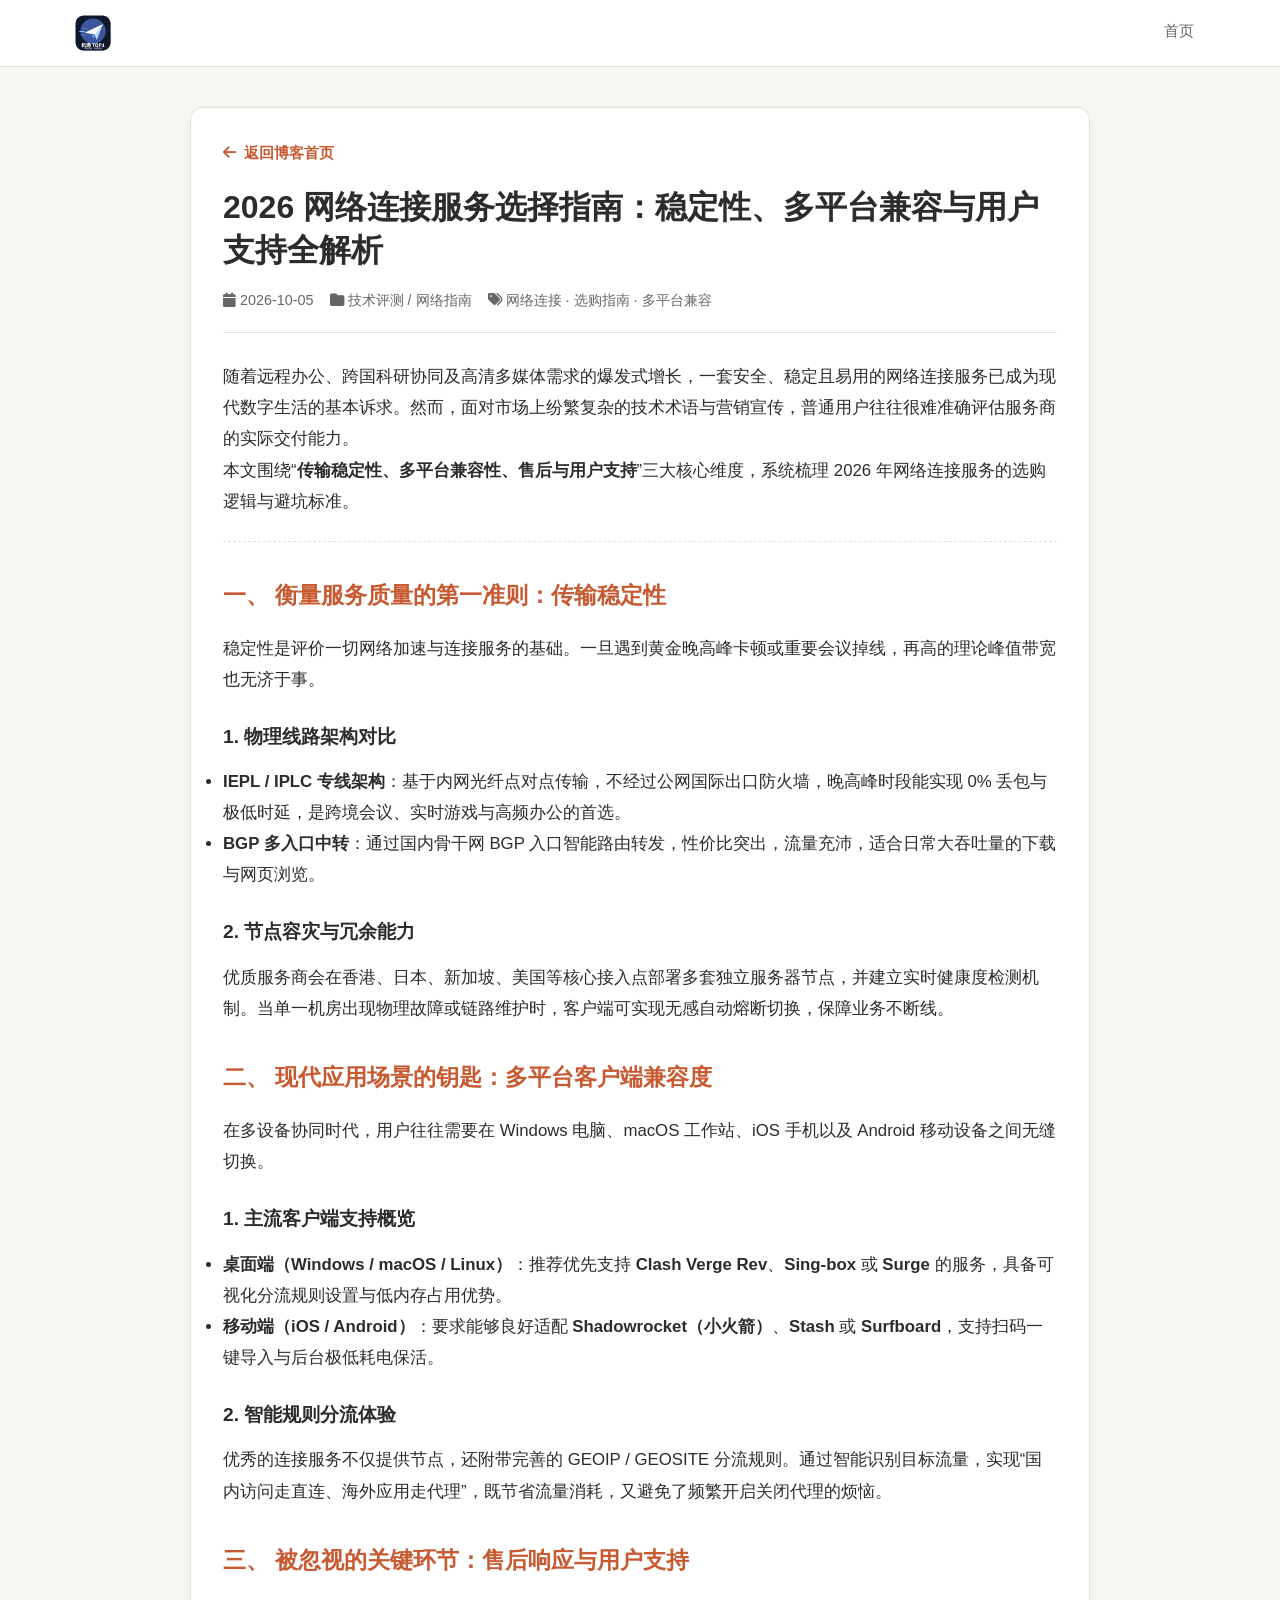
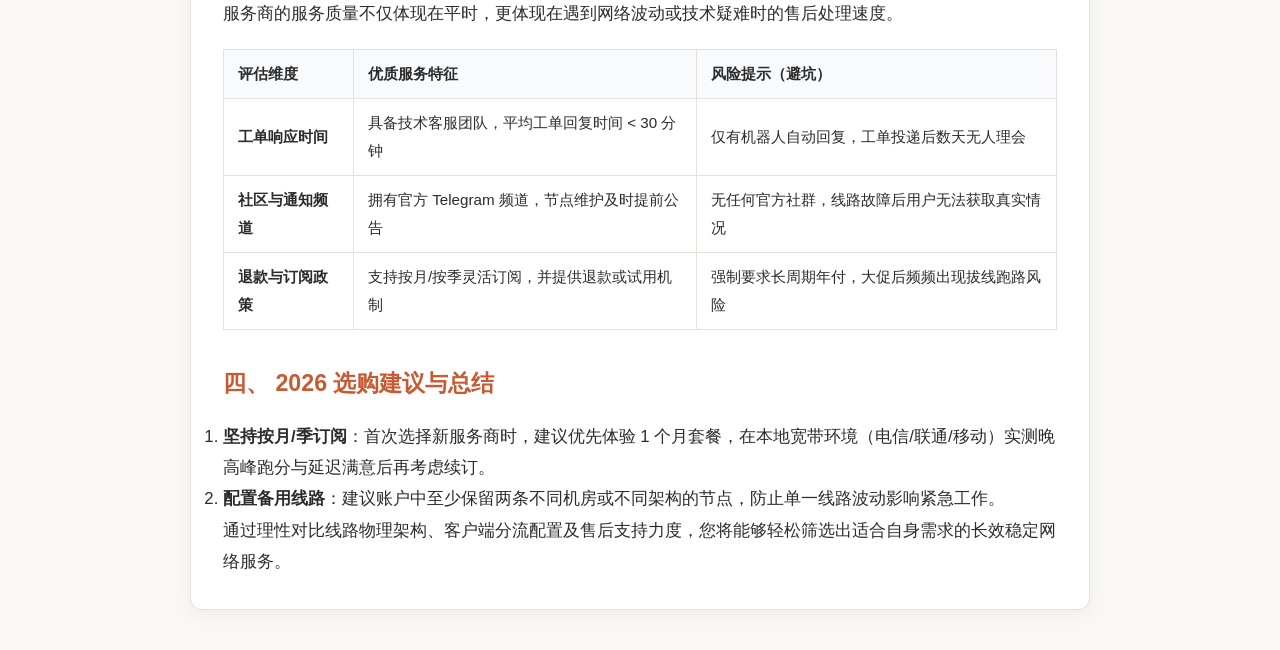
<file: posts/2026-network-connection-service-selection-guide.html>
<!DOCTYPE html>
<html lang="zh-CN">
<head>
    <meta charset="UTF-8">
    <meta name="viewport" content="width=device-width, initial-scale=1.0">
    <title>2026 网络连接服务选择指南：稳定性、多平台兼容与用户支持全解析 - 机场 TOP1</title>
    <meta name="description" content="2026 最新网络连接服务选购指南。从线路架构稳定性、跨平台客户端兼容度到售后客服响应三个维度深度解析，助你选出最贴合需求的高质量连接方案。">
    <!-- Google Fonts -->
    <link rel="preconnect" href="https://fonts.googleapis.com">
    <link rel="preconnect" href="https://fonts.gstatic.com" crossorigin>
    <link href="https://fonts.googleapis.com/css2?family=Inter:wght@300;400;500;600;700;800&family=JetBrains+Mono:wght@400;500;700&family=Outfit:wght@500;600;700;800&display=swap" rel="stylesheet">
    <!-- FontAwesome for Icons -->
    <link rel="stylesheet" href="https://cdnjs.cloudflare.com/ajax/libs/font-awesome/6.4.0/css/all.min.css">
    <link rel="icon" type="image/png" href="/images/favicon.png">
    <link rel="stylesheet" href="/css/styles.css">
    <style>
        .post-container {
            max-width: 900px;
            margin: 40px auto;
            padding: 32px;
            background: var(--bg-card, #FFFFFF);
            border: 1px solid var(--border-color, #E2E8F0);
            border-radius: 12px;
            box-shadow: 0 4px 20px rgba(0,0,0,0.05);
        }
        .post-header {
            margin-bottom: 28px;
            padding-bottom: 20px;
            border-bottom: 1px solid var(--border-color, #E2E8F0);
        }
        .post-title {
            font-size: 2rem;
            font-weight: 800;
            color: var(--text-main, #1A202C);
            line-height: 1.35;
            margin-bottom: 16px;
        }
        .post-meta {
            display: flex;
            gap: 16px;
            flex-wrap: wrap;
            font-size: 0.9rem;
            color: var(--text-muted, #64748B);
        }
        .post-content {
            font-size: 1.05rem;
            line-height: 1.85;
            color: var(--text-main, #334155);
        }
        .post-content h2 {
            font-size: 1.45rem;
            margin-top: 32px;
            margin-bottom: 16px;
            color: var(--primary-cyan, #0284C7);
        }
        .post-content h3 {
            font-size: 1.2rem;
            margin-top: 24px;
            margin-bottom: 12px;
        }
        .post-content table {
            width: 100%;
            border-collapse: collapse;
            margin: 20px 0;
        }
        .post-content th, .post-content td {
            border: 1px solid var(--border-color, #CBD5E1);
            padding: 10px 14px;
            text-align: left;
            font-size: 0.95rem;
        }
        .post-content th {
            background: var(--bg-alt, #F8FAFC);
        }
        .back-home {
            display: inline-flex;
            align-items: center;
            gap: 8px;
            margin-bottom: 20px;
            color: var(--primary-cyan, #0284C7);
            font-weight: 600;
            text-decoration: none;
        }
    </style>
</head>
<body>
    <header class="site-header">
        <div class="header-container">
            <a href="/" class="brand-logo" style="display: flex; align-items: center; text-decoration: none;">
              <img src="/images/logo-horizontal.png" alt="机场 TOP1" style="height: 38px; width: auto; max-width: 220px; object-fit: contain; vertical-align: middle;">
            </a>
            <nav class="main-nav">
                <ul class="nav-list">
                    <li class="nav-item"><a href="/index.html" style="color:inherit;text-decoration:none;">首页</a></li>
                </ul>
            </nav>
        </div>
    </header>

    <main class="post-container">
        <a href="/index.html#blog" class="back-home"><i class="fa-solid fa-arrow-left"></i> 返回博客首页</a>
        
        <article class="post-header">
            <h1 class="post-title">2026 网络连接服务选择指南：稳定性、多平台兼容与用户支持全解析</h1>
            <div class="post-meta">
                <span><i class="fa-solid fa-calendar"></i> 2026-10-05</span>
                <span><i class="fa-solid fa-folder"></i> 技术评测 / 网络指南</span>
                <span><i class="fa-solid fa-tags"></i> 网络连接 · 选购指南 · 多平台兼容</span>
            </div>
        </article>

        <section class="post-content">
            <p>随着远程办公、跨国科研协同及高清多媒体需求的爆发式增长，一套安全、稳定且易用的网络连接服务已成为现代数字生活的基本诉求。然而，面对市场上纷繁复杂的技术术语与营销宣传，普通用户往往很难准确评估服务商的实际交付能力。</p>
            <p>本文围绕“<strong>传输稳定性、多平台兼容性、售后与用户支持</strong>”三大核心维度，系统梳理 2026 年网络连接服务的选购逻辑与避坑标准。</p>

            <hr style="margin:24px 0; border:0; border-top:1px dashed var(--border-color,#CBD5E1);">

            <h2>一、 衡量服务质量的第一准则：传输稳定性</h2>
            <p>稳定性是评价一切网络加速与连接服务的基础。一旦遇到黄金晚高峰卡顿或重要会议掉线，再高的理论峰值带宽也无济于事。</p>
            
            <h3>1. 物理线路架构对比</h3>
            <ul>
                <li><strong>IEPL / IPLC 专线架构</strong>：基于内网光纤点对点传输，不经过公网国际出口防火墙，晚高峰时段能实现 0% 丢包与极低时延，是跨境会议、实时游戏与高频办公的首选。</li>
                <li><strong>BGP 多入口中转</strong>：通过国内骨干网 BGP 入口智能路由转发，性价比突出，流量充沛，适合日常大吞吐量的下载与网页浏览。</li>
            </ul>

            <h3>2. 节点容灾与冗余能力</h3>
            <p>优质服务商会在香港、日本、新加坡、美国等核心接入点部署多套独立服务器节点，并建立实时健康度检测机制。当单一机房出现物理故障或链路维护时，客户端可实现无感自动熔断切换，保障业务不断线。</p>

            <h2>二、 现代应用场景的钥匙：多平台客户端兼容度</h2>
            <p>在多设备协同时代，用户往往需要在 Windows 电脑、macOS 工作站、iOS 手机以及 Android 移动设备之间无缝切换。</p>

            <h3>1. 主流客户端支持概览</h3>
            <ul>
                <li><strong>桌面端（Windows / macOS / Linux）</strong>：推荐优先支持 <strong>Clash Verge Rev</strong>、<strong>Sing-box</strong> 或 <strong>Surge</strong> 的服务，具备可视化分流规则设置与低内存占用优势。</li>
                <li><strong>移动端（iOS / Android）</strong>：要求能够良好适配 <strong>Shadowrocket（小火箭）</strong>、<strong>Stash</strong> 或 <strong>Surfboard</strong>，支持扫码一键导入与后台极低耗电保活。</li>
            </ul>

            <h3>2. 智能规则分流体验</h3>
            <p>优秀的连接服务不仅提供节点，还附带完善的 GEOIP / GEOSITE 分流规则。通过智能识别目标流量，实现“国内访问走直连、海外应用走代理”，既节省流量消耗，又避免了频繁开启关闭代理的烦恼。</p>

            <h2>三、 被忽视的关键环节：售后响应与用户支持</h2>
            <p>服务商的服务质量不仅体现在平时，更体现在遇到网络波动或技术疑难时的售后处理速度。</p>

            <table>
                <thead>
                    <tr>
                        <th>评估维度</th>
                        <th>优质服务特征</th>
                        <th>风险提示（避坑）</th>
                    </tr>
                </thead>
                <tbody>
                    <tr>
                        <td><strong>工单响应时间</strong></td>
                        <td>具备技术客服团队，平均工单回复时间 &lt; 30 分钟</td>
                        <td>仅有机器人自动回复，工单投递后数天无人理会</td>
                    </tr>
                    <tr>
                        <td><strong>社区与通知频道</strong></td>
                        <td>拥有官方 Telegram 频道，节点维护及时提前公告</td>
                        <td>无任何官方社群，线路故障后用户无法获取真实情况</td>
                    </tr>
                    <tr>
                        <td><strong>退款与订阅政策</strong></td>
                        <td>支持按月/按季灵活订阅，并提供退款或试用机制</td>
                        <td>强制要求长周期年付，大促后频频出现拔线跑路风险</td>
                    </tr>
                </tbody>
            </table>

            <h2>四、 2026 选购建议与总结</h2>
            <ol>
                <li><strong>坚持按月/季订阅</strong>：首次选择新服务商时，建议优先体验 1 个月套餐，在本地宽带环境（电信/联通/移动）实测晚高峰跑分与延迟满意后再考虑续订。</li>
                <li><strong>配置备用线路</strong>：建议账户中至少保留两条不同机房或不同架构的节点，防止单一线路波动影响紧急工作。</li>
            </ol>
            <p>通过理性对比线路物理架构、客户端分流配置及售后支持力度，您将能够轻松筛选出适合自身需求的长效稳定网络服务。</p>
        </section>
    </main>
    <!-- Scripts -->
    <script src="/js/data.js"></script>
    <script src="/js/app.js"></script>
</body>
</html>
</file>
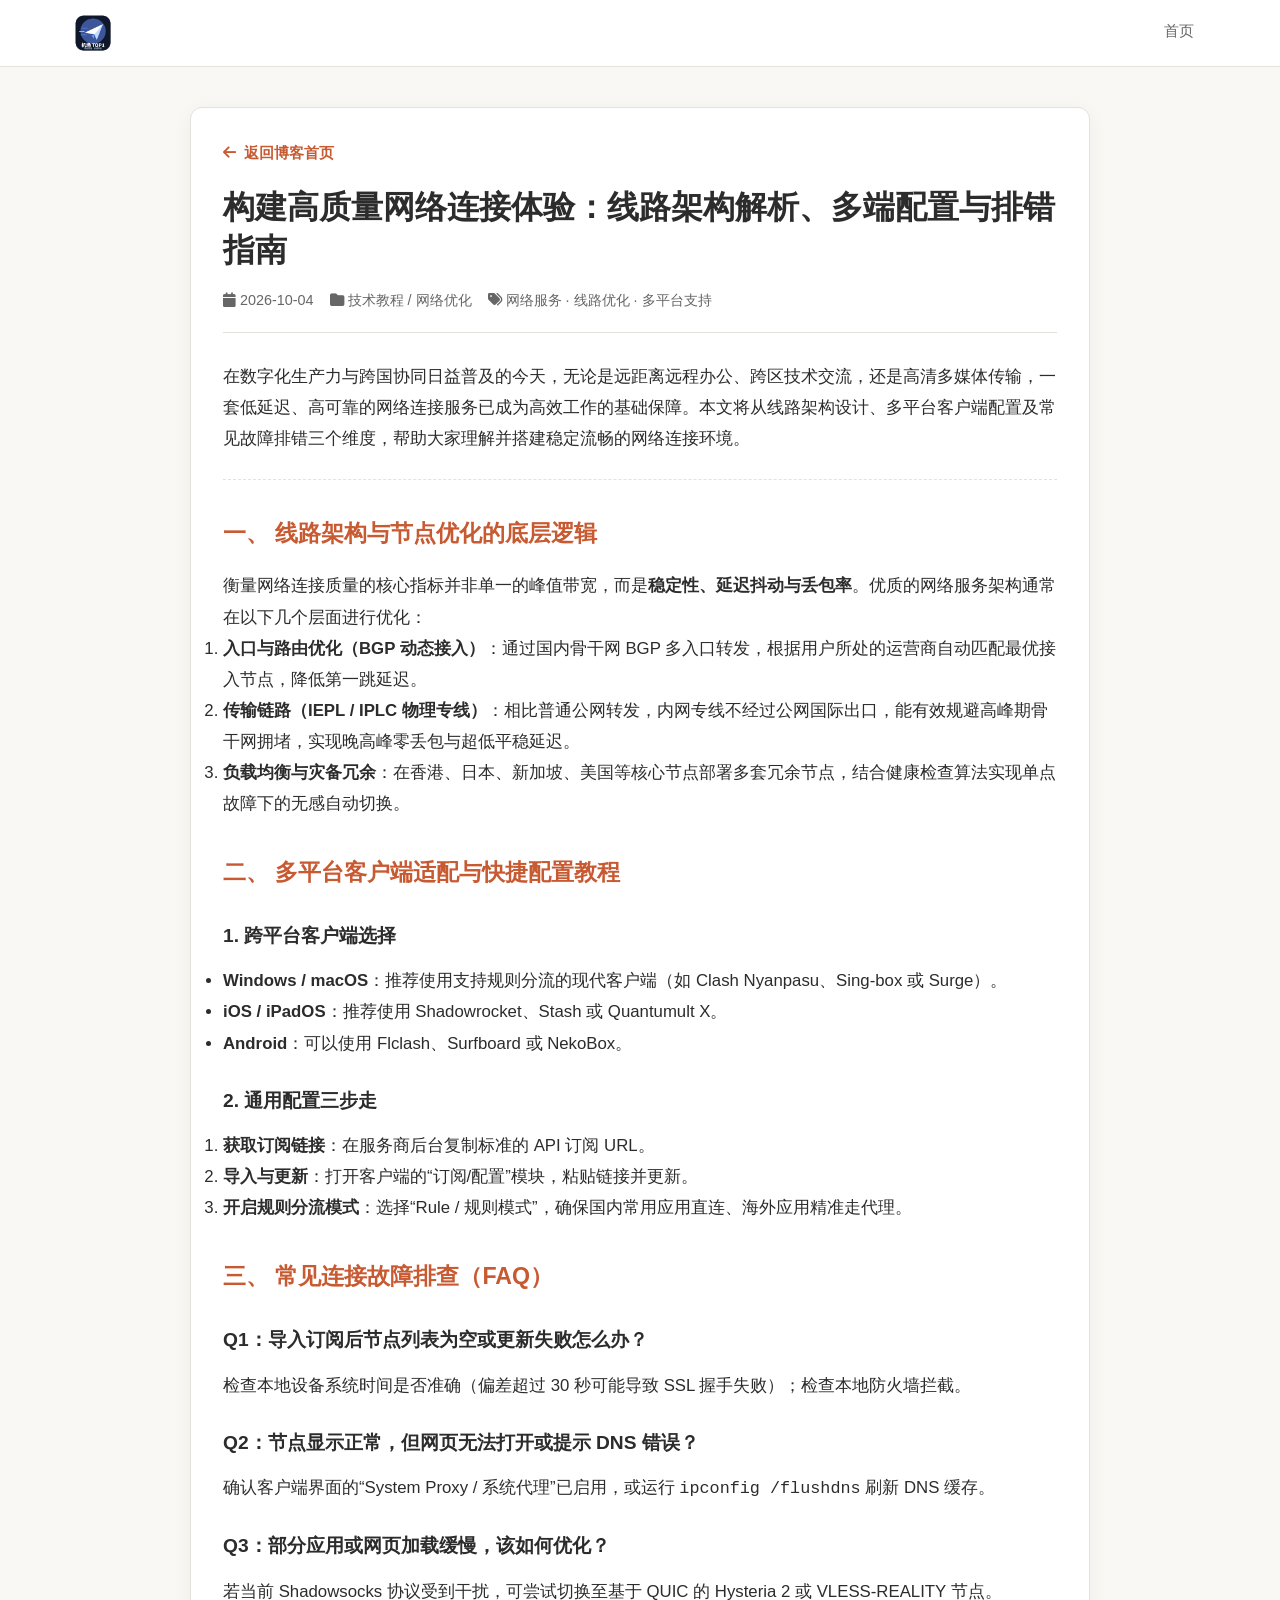
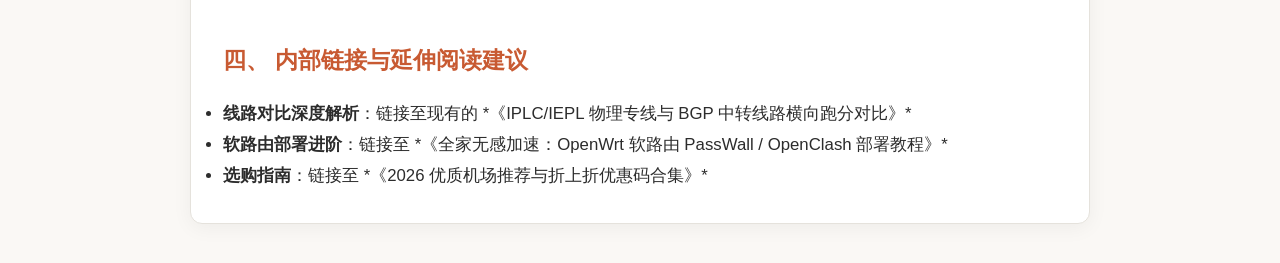
<file: posts/2026-network-stability-optimization-guide.html>
<!DOCTYPE html>
<html lang="zh-CN">
<head>
    <meta charset="UTF-8">
    <meta name="viewport" content="width=device-width, initial-scale=1.0">
    <title>构建高质量网络连接体验：线路架构解析、多端配置与排错指南 - 机场 TOP1</title>
    <meta name="description" content="探讨现代网络加速与稳定连接服务的核心要素：从 BGP 与 IEPL 线路优化原理到多平台客户端快速部署，并解答日常高频排错问题。">
    <!-- Google Fonts -->
    <link rel="preconnect" href="https://fonts.googleapis.com">
    <link rel="preconnect" href="https://fonts.gstatic.com" crossorigin>
    <link href="https://fonts.googleapis.com/css2?family=Inter:wght@300;400;500;600;700;800&family=JetBrains+Mono:wght@400;500;700&family=Outfit:wght@500;600;700;800&display=swap" rel="stylesheet">
    <!-- FontAwesome for Icons -->
    <link rel="stylesheet" href="https://cdnjs.cloudflare.com/ajax/libs/font-awesome/6.4.0/css/all.min.css">
    <link rel="icon" type="image/png" href="/images/favicon.png">
    <link rel="stylesheet" href="/css/styles.css">
    <style>
        .post-container {
            max-width: 900px;
            margin: 40px auto;
            padding: 32px;
            background: var(--bg-card, #FFFFFF);
            border: 1px solid var(--border-color, #E2E8F0);
            border-radius: 12px;
            box-shadow: 0 4px 20px rgba(0,0,0,0.05);
        }
        .post-header {
            margin-bottom: 28px;
            padding-bottom: 20px;
            border-bottom: 1px solid var(--border-color, #E2E8F0);
        }
        .post-title {
            font-size: 2rem;
            font-weight: 800;
            color: var(--text-main, #1A202C);
            line-height: 1.35;
            margin-bottom: 16px;
        }
        .post-meta {
            display: flex;
            gap: 16px;
            flex-wrap: wrap;
            font-size: 0.9rem;
            color: var(--text-muted, #64748B);
        }
        .post-content {
            font-size: 1.05rem;
            line-height: 1.85;
            color: var(--text-main, #334155);
        }
        .post-content h2 {
            font-size: 1.45rem;
            margin-top: 32px;
            margin-bottom: 16px;
            color: var(--primary-cyan, #0284C7);
        }
        .post-content h3 {
            font-size: 1.2rem;
            margin-top: 24px;
            margin-bottom: 12px;
        }
        .back-home {
            display: inline-flex;
            align-items: center;
            gap: 8px;
            margin-bottom: 20px;
            color: var(--primary-cyan, #0284C7);
            font-weight: 600;
            text-decoration: none;
        }
    </style>
</head>
<body>
    <header class="site-header">
        <div class="header-container">
            <a href="/" class="brand-logo" style="display: flex; align-items: center; text-decoration: none;">
              <img src="/images/logo-horizontal.png" alt="机场 TOP1" style="height: 38px; width: auto; max-width: 220px; object-fit: contain; vertical-align: middle;">
            </a>
            <nav class="main-nav">
                <ul class="nav-list">
                    <li class="nav-item"><a href="/index.html" style="color:inherit;text-decoration:none;">首页</a></li>
                </ul>
            </nav>
        </div>
    </header>

    <main class="post-container">
        <a href="/index.html#blog" class="back-home"><i class="fa-solid fa-arrow-left"></i> 返回博客首页</a>
        
        <article class="post-header">
            <h1 class="post-title">构建高质量网络连接体验：线路架构解析、多端配置与排错指南</h1>
            <div class="post-meta">
                <span><i class="fa-solid fa-calendar"></i> 2026-10-04</span>
                <span><i class="fa-solid fa-folder"></i> 技术教程 / 网络优化</span>
                <span><i class="fa-solid fa-tags"></i> 网络服务 · 线路优化 · 多平台支持</span>
            </div>
        </article>

        <section class="post-content">
            <p>在数字化生产力与跨国协同日益普及的今天，无论是远距离远程办公、跨区技术交流，还是高清多媒体传输，一套低延迟、高可靠的网络连接服务已成为高效工作的基础保障。本文将从线路架构设计、多平台客户端配置及常见故障排错三个维度，帮助大家理解并搭建稳定流畅的网络连接环境。</p>

            <hr style="margin:24px 0; border:0; border-top:1px dashed var(--border-color,#CBD5E1);">

            <h2>一、 线路架构与节点优化的底层逻辑</h2>
            <p>衡量网络连接质量的核心指标并非单一的峰值带宽，而是<strong>稳定性、延迟抖动与丢包率</strong>。优质的网络服务架构通常在以下几个层面进行优化：</p>
            <ol>
                <li><strong>入口与路由优化（BGP 动态接入）</strong>：通过国内骨干网 BGP 多入口转发，根据用户所处的运营商自动匹配最优接入节点，降低第一跳延迟。</li>
                <li><strong>传输链路（IEPL / IPLC 物理专线）</strong>：相比普通公网转发，内网专线不经过公网国际出口，能有效规避高峰期骨干网拥堵，实现晚高峰零丢包与超低平稳延迟。</li>
                <li><strong>负载均衡与灾备冗余</strong>：在香港、日本、新加坡、美国等核心节点部署多套冗余节点，结合健康检查算法实现单点故障下的无感自动切换。</li>
            </ol>

            <h2>二、 多平台客户端适配与快捷配置教程</h2>
            <h3>1. 跨平台客户端选择</h3>
            <ul>
                <li><strong>Windows / macOS</strong>：推荐使用支持规则分流的现代客户端（如 Clash Nyanpasu、Sing-box 或 Surge）。</li>
                <li><strong>iOS / iPadOS</strong>：推荐使用 Shadowrocket、Stash 或 Quantumult X。</li>
                <li><strong>Android</strong>：可以使用 Flclash、Surfboard 或 NekoBox。</li>
            </ul>

            <h3>2. 通用配置三步走</h3>
            <ol>
                <li><strong>获取订阅链接</strong>：在服务商后台复制标准的 API 订阅 URL。</li>
                <li><strong>导入与更新</strong>：打开客户端的“订阅/配置”模块，粘贴链接并更新。</li>
                <li><strong>开启规则分流模式</strong>：选择“Rule / 规则模式”，确保国内常用应用直连、海外应用精准走代理。</li>
            </ol>

            <h2>三、 常见连接故障排查（FAQ）</h2>
            <h3>Q1：导入订阅后节点列表为空或更新失败怎么办？</h3>
            <p>检查本地设备系统时间是否准确（偏差超过 30 秒可能导致 SSL 握手失败）；检查本地防火墙拦截。</p>

            <h3>Q2：节点显示正常，但网页无法打开或提示 DNS 错误？</h3>
            <p>确认客户端界面的“System Proxy / 系统代理”已启用，或运行 <code>ipconfig /flushdns</code> 刷新 DNS 缓存。</p>

            <h3>Q3：部分应用或网页加载缓慢，该如何优化？</h3>
            <p>若当前 Shadowsocks 协议受到干扰，可尝试切换至基于 QUIC 的 Hysteria 2 或 VLESS-REALITY 节点。</p>

            <h2>四、 内部链接与延伸阅读建议</h2>
            <ul>
                <li><strong>线路对比深度解析</strong>：链接至现有的 *《IPLC/IEPL 物理专线与 BGP 中转线路横向跑分对比》*</li>
                <li><strong>软路由部署进阶</strong>：链接至 *《全家无感加速：OpenWrt 软路由 PassWall / OpenClash 部署教程》*</li>
                <li><strong>选购指南</strong>：链接至 *《2026 优质机场推荐与折上折优惠码合集》*</li>
            </ul>
        </section>
    </main>
    <!-- Scripts -->
    <script src="/js/data.js"></script>
    <script src="/js/app.js"></script>
</body>
</html>
</file>
<file: css/styles.css>
/* ==========================================================================
   机场 TOP1 - 编辑型暖白/米色资料与独立博客设计系统
   自然留白、质感排版、低饱和砖红/棕橙强调色、舒适可信
   ========================================================================== */

:root {
    /* 暖白 / 米白色页面底色与面板 */
    --bg-dark: #FAF8F5;           /* 暖白/米色页面背景 */
    --bg-card: #FFFFFF;           /* 内容面板 / 卡片纯白 */
    --bg-card-hover: #F4F1EA;     /* 悬停暖灰提亮 */
    --bg-header: #FFFFFF;         /* 顶部白色导航栏背景 */
    --border-color: #E5E2DC;       /* 细灰色分隔线 */
    --border-highlight: #C85A32;   /* 砖红/棕橙高亮边框 */

    /* 编辑型高对比度文字层级 */
    --text-main: #2C2C2C;         /* 主正文字体（深灰接近黑） */
    --text-heading: #1A1A1A;      /* 标题字体（墨黑） */
    --text-muted: #666666;        /* 次要描述字体（中灰） */
    --text-dim: #8C8C8C;          /* 辅助提示字体（浅灰） */

    /* 强调色：低饱和砖红 / 棕橙色 */
    --primary-cyan: #C85A32;      /* 链接 / 当前导航 / 主强调 */
    --primary-blue: #C85A32;      /* 主操作按钮背景 */
    --accent-green: #2E7D32;      /* 低饱和深绿 */
    --accent-red: #D9381E;        /* 低饱和预警红 */

    /* 统一无渐变 */
    --gradient-brand: #C85A32;
    --gradient-danger: #D9381E;

    /* 严禁发光、外阴影与彩色发光描边 */
    --shadow-glass: 0 1px 3px rgba(0, 0, 0, 0.03);
    --shadow-glow: none;
    --backdrop-blur: none;

    /* 统一圆角：6px - 8px */
    --radius-sm: 6px;
    --radius-md: 6px;
    --radius-lg: 8px;
    --radius-full: 6px;

    /* 人文编辑型字体 */
    --font-sans: -apple-system, BlinkMacSystemFont, "PingFang SC", "Hiragino Sans GB", "Microsoft YaHei", "Noto Sans CJK SC", "WenQuanYi Micro Hei", sans-serif;
    --font-heading: var(--font-sans);
    --font-mono: ui-monospace, SFMono-Regular, "SF Mono", Menlo, Consolas, monospace;

    --transition: border-color 0.2s ease, background-color 0.2s ease, color 0.2s ease;
}

/* Reset & Base */
* {
    margin: 0;
    padding: 0;
    box-sizing: border-box;
}

html {
    scroll-behavior: smooth;
}

body {
    background-color: var(--bg-dark);
    color: var(--text-main);
    font-family: var(--font-sans);
    font-size: 15px;
    line-height: 1.7;
    overflow-x: hidden;
    min-height: 100vh;
    display: flex;
    flex-direction: column;
}

/* 顶部提醒条（朴素质感） */
.top-alert-bar {
    background: #F4F1EA;
    color: var(--text-main);
    border-bottom: 1px solid var(--border-color);
    font-size: 0.85rem;
    font-weight: 500;
    padding: 8px 16px;
    position: relative;
    z-index: 1000;
}

.alert-content {
    max-width: 1180px;
    margin: 0 auto;
    display: flex;
    align-items: center;
    justify-content: space-between;
    gap: 12px;
}

.alert-badge {
    background: #EAE6DF;
    color: var(--primary-cyan);
    border: 1px solid var(--border-color);
    padding: 2px 8px;
    border-radius: 4px;
    font-size: 0.75rem;
    white-space: nowrap;
}

.alert-text {
    flex: 1;
    overflow: hidden;
    text-overflow: ellipsis;
    white-space: nowrap;
    color: var(--text-muted);
}

.alert-close {
    background: none;
    border: none;
    color: var(--text-muted);
    font-size: 1.1rem;
    cursor: pointer;
    line-height: 1;
}

.alert-close:hover {
    color: var(--text-heading);
}

/* 顶部白色导航 Header (高度 64-68px，底部细灰线) */
.site-header {
    position: sticky;
    top: 0;
    z-index: 900;
    background: var(--bg-header);
    border-bottom: 1px solid var(--border-color);
    transition: var(--transition);
}

.header-container {
    max-width: 1180px;
    margin: 0 auto;
    padding: 0 24px;
    height: 66px;
    display: flex;
    align-items: center;
    justify-content: space-between;
    gap: 24px;
}

.brand-logo {
    display: flex;
    align-items: center;
    gap: 10px;
    cursor: pointer;
    user-select: none;
}

.brand-logo-img {
    height: 36px;
    width: 36px;
    border-radius: 8px;
    object-fit: cover;
    box-shadow: 0 2px 8px rgba(0,0,0,0.15);
    transition: transform 0.2s ease;
}

.brand-logo:hover .brand-logo-img {
    transform: scale(1.05);
}

.logo-icon {
    width: 28px;
    height: 28px;
    border-radius: 4px;
    background: #F4F1EA;
    border: 1px solid var(--border-color);
    display: flex;
    align-items: center;
    justify-content: center;
    color: var(--primary-cyan);
    font-size: 0.95rem;
}

.brand-name {
    font-family: var(--font-heading);
    font-size: 1.2rem;
    font-weight: 700;
    color: var(--text-heading);
    display: block;
    line-height: 1.1;
    letter-spacing: -0.01em;
}

.brand-accent {
    color: var(--primary-cyan);
    margin-left: 2px;
}

.brand-tagline {
    display: none;
}

/* 主导航项：普通文字导航 */
.main-nav {
    display: flex;
    align-items: center;
}

.nav-list {
    display: flex;
    list-style: none;
    gap: 4px;
}

.nav-item {
    padding: 6px 12px;
    border-radius: 6px;
    font-size: 0.92rem;
    font-weight: 500;
    color: var(--text-muted);
    cursor: pointer;
    transition: var(--transition);
    display: flex;
    align-items: center;
    user-select: none;
    border-bottom: 2px solid transparent;
}

.nav-item i {
    display: none !important;
}

.nav-item:hover {
    color: var(--text-heading);
    background: rgba(0, 0, 0, 0.03);
}

.nav-item.active {
    color: var(--primary-cyan);
    background: transparent;
    border-bottom: 2px solid var(--primary-cyan);
    border-radius: 0;
    font-weight: 600;
}

.nav-item.text-danger {
    color: var(--accent-red);
}

.nav-item.text-danger.active {
    color: var(--accent-red);
    border-bottom: 2px solid var(--accent-red);
    background: transparent;
}

.nav-link-subtle {
    color: var(--text-muted);
    font-size: 0.88rem;
    text-decoration: none;
    padding: 4px 8px;
    border-radius: 4px;
    transition: var(--transition);
}

.nav-link-subtle:hover {
    color: var(--primary-cyan);
}

/* 搜索框 (次要不抢眼) */
.header-actions {
    display: flex;
    align-items: center;
    gap: 12px;
}

.search-box {
    position: relative;
    width: 150px;
    transition: var(--transition);
}

.search-box:focus-within {
    width: 200px;
}

.search-icon {
    position: absolute;
    left: 10px;
    top: 50%;
    transform: translateY(-50%);
    color: var(--text-dim);
    font-size: 0.8rem;
}

.search-box input {
    width: 100%;
    padding: 5px 10px 5px 30px;
    border-radius: 6px;
    border: 1px solid var(--border-color);
    background: #F4F1EA;
    color: var(--text-main);
    font-size: 0.82rem;
    outline: none;
    transition: var(--transition);
}

.search-box input:focus {
    border-color: var(--primary-cyan);
    background: #FFFFFF;
}

.theme-toggle {
    display: none !important;
}

.mobile-menu-btn {
    display: none;
    background: none;
    border: 1px solid var(--border-color);
    color: var(--text-main);
    font-size: 1.1rem;
    width: 34px;
    height: 34px;
    border-radius: 6px;
    cursor: pointer;
    align-items: center;
    justify-content: center;
}

/* Mobile Nav Drawer */
.mobile-nav-drawer {
    display: none;
    background: var(--bg-card);
    border-bottom: 1px solid var(--border-color);
    padding: 12px 24px;
}

.mobile-nav-list {
    list-style: none;
    display: flex;
    flex-direction: column;
    gap: 8px;
}

.mobile-nav-list li {
    font-size: 0.95rem;
    font-weight: 500;
    color: var(--text-main);
    padding: 8px 0;
    border-bottom: 1px solid var(--border-color);
    cursor: pointer;
}

.mobile-nav-list li i {
    display: none;
}

/* Main Content Layout (1180px 居中大面积留白) */
.main-content {
    flex: 1;
    max-width: 1180px;
    width: 100%;
    margin: 0 auto;
    padding: 32px 24px 70px;
}

.view-section {
    display: none;
}

.view-section.active {
    display: block;
}

/* 页面统一标题区 */
.page-title-box {
    margin-bottom: 24px;
    padding-bottom: 16px;
    border-bottom: 1px solid var(--border-color);
}

.page-title-box h1 {
    font-family: var(--font-heading);
    font-size: 1.6rem;
    font-weight: 600;
    color: var(--text-heading);
    display: flex;
    align-items: center;
    gap: 10px;
}

.page-title-box h1 i {
    display: none; /* 移除大图标 */
}

.page-title-box p {
    font-size: 0.92rem;
    color: var(--text-muted);
    margin-top: 4px;
}

.page-title-box.border-red {
    border-bottom-color: var(--accent-red);
}

/* 朴素 Hero Banner */
.hero-banner {
    background: var(--bg-card);
    border: 1px solid var(--border-color);
    border-radius: 8px;
    padding: 32px 36px;
    margin-bottom: 24px;
    box-shadow: 0 1px 3px rgba(0,0,0,0.02);
}

.hero-body {
    max-width: 850px;
}

.hero-badge {
    display: inline-flex;
    align-items: center;
    gap: 6px;
    background: #F4F1EA;
    color: var(--primary-cyan);
    border: 1px solid var(--border-color);
    padding: 3px 10px;
    border-radius: 6px;
    font-size: 0.8rem;
    font-weight: 500;
    margin-bottom: 14px;
}

.hero-title {
    font-family: var(--font-heading);
    font-size: 1.8rem;
    font-weight: 700;
    line-height: 1.3;
    color: var(--text-heading);
    margin-bottom: 12px;
    letter-spacing: -0.02em;
}

.gradient-text {
    color: var(--primary-cyan);
    background: none;
    -webkit-text-fill-color: initial;
}

.hero-subtitle {
    font-size: 0.98rem;
    color: var(--text-muted);
    line-height: 1.7;
    margin-bottom: 20px;
}

.hero-stats {
    display: flex;
    gap: 32px;
    margin-bottom: 20px;
    padding: 12px 0;
    border-top: 1px solid var(--border-color);
    border-bottom: 1px solid var(--border-color);
    flex-wrap: wrap;
}

.stat-item {
    display: flex;
    flex-direction: column;
}

.stat-num {
    font-family: var(--font-mono);
    font-size: 1.3rem;
    font-weight: 700;
    color: var(--primary-cyan);
}

.stat-label {
    font-size: 0.8rem;
    color: var(--text-dim);
}

.hero-actions {
    display: flex;
    gap: 10px;
    flex-wrap: wrap;
}

/* 按钮规范 (低饱和砖红 / 灰框次要) */
.btn {
    display: inline-flex;
    align-items: center;
    justify-content: center;
    gap: 6px;
    padding: 8px 16px;
    border-radius: 6px;
    font-size: 0.9rem;
    font-weight: 500;
    cursor: pointer;
    transition: var(--transition);
    border: 1px solid transparent;
    outline: none;
    text-decoration: none;
}

.btn-primary {
    background: var(--primary-blue);
    color: #ffffff !important;
    border-color: transparent;
}

.btn-primary:hover {
    background: #B34E2B;
}

.btn-glass, .btn-secondary {
    background: #F4F1EA;
    color: var(--text-main) !important;
    border: 1px solid var(--border-color);
}

.btn-glass:hover, .btn-secondary:hover {
    background: #EAE6DF;
    border-color: #C5C2BC;
}

.btn-gold {
    background: #F4F1EA;
    color: var(--primary-cyan) !important;
    border: 1px solid var(--border-color);
}

.btn-gold:hover {
    background: #EAE6DF;
    border-color: var(--primary-cyan);
}

.btn-sm {
    padding: 5px 10px;
    font-size: 0.82rem;
}

.btn-lg {
    padding: 10px 20px;
    font-size: 0.95rem;
}

.btn-block {
    width: 100%;
}

/* 强力主推卡片 */
.flagship-spotlight-card {
    background: var(--bg-card);
    border: 1px solid var(--border-color);
    border-radius: 8px;
    margin: 20px 0 28px;
    position: relative;
    overflow: hidden;
    box-shadow: 0 1px 3px rgba(0,0,0,0.02);
}

.spotlight-badge-ribbon {
    background: #F4F1EA;
    color: var(--primary-cyan);
    font-size: 0.82rem;
    font-weight: 600;
    padding: 4px 14px;
    display: inline-flex;
    align-items: center;
    gap: 6px;
    border-bottom-right-radius: 6px;
    border-right: 1px solid var(--border-color);
    border-bottom: 1px solid var(--border-color);
}

.spotlight-content {
    padding: 20px 24px;
    display: flex;
    align-items: center;
    justify-content: space-between;
    gap: 28px;
    flex-wrap: wrap;
}

.spotlight-left {
    display: flex;
    align-items: center;
    gap: 16px;
    flex: 1;
    min-width: 300px;
}

.spotlight-logo-wrapper {
    position: relative;
    flex-shrink: 0;
}

.spotlight-logo {
    width: 56px;
    height: 56px;
    border-radius: 6px;
    border: 1px solid var(--border-color);
    object-fit: cover;
}

.spotlight-rank {
    position: absolute;
    bottom: -4px;
    right: -4px;
    background: #F4F1EA;
    color: var(--primary-cyan);
    border: 1px solid var(--border-color);
    font-size: 0.7rem;
    font-weight: 600;
    padding: 1px 5px;
    border-radius: 4px;
}

.spotlight-title {
    font-size: 1.3rem;
    font-weight: 700;
    color: var(--text-heading);
    display: flex;
    align-items: center;
    gap: 8px;
    flex-wrap: wrap;
    margin-bottom: 4px;
}

.spotlight-tag, .spotlight-tag.gold, .spotlight-tag.cyan {
    font-size: 0.75rem;
    padding: 2px 8px;
    border-radius: 4px;
    background: #F4F1EA;
    color: var(--primary-cyan);
    border: 1px solid var(--border-color);
    font-weight: 500;
}

.spotlight-subtitle {
    font-size: 0.9rem;
    color: var(--text-muted);
    line-height: 1.5;
    margin-bottom: 8px;
}

.spotlight-highlights {
    display: flex;
    gap: 14px;
    flex-wrap: wrap;
    font-size: 0.82rem;
    color: var(--text-dim);
}

.spotlight-right {
    display: flex;
    flex-direction: column;
    align-items: flex-end;
    gap: 10px;
    min-width: 250px;
}

.spotlight-price-box {
    text-align: right;
}

.price-label {
    font-size: 0.78rem;
    color: var(--text-dim);
}

.price-val {
    display: flex;
    align-items: baseline;
    gap: 4px;
}

.price-val .currency {
    color: var(--primary-cyan);
    font-size: 1rem;
    font-weight: 600;
}

.price-val .amount {
    color: var(--text-heading);
    font-size: 1.8rem;
    font-weight: 700;
    font-family: var(--font-mono);
    line-height: 1;
}

.price-val .unit {
    color: var(--text-muted);
    font-size: 0.82rem;
}

.price-original {
    font-size: 0.8rem;
    color: var(--text-dim);
    text-decoration: line-through;
    margin-left: 6px;
}

.spotlight-coupon-box {
    background: #FAF7F2;
    border: 1px dashed var(--border-color);
    border-radius: 6px;
    padding: 6px 12px;
    display: flex;
    align-items: center;
    justify-content: space-between;
    gap: 12px;
    cursor: pointer;
    width: 100%;
}

.spotlight-coupon-box .coupon-label {
    font-size: 0.8rem;
    color: var(--text-muted);
}

.spotlight-coupon-box .coupon-code {
    font-family: var(--font-mono);
    font-size: 1.05rem;
    font-weight: 700;
    color: var(--primary-cyan);
}

.spotlight-actions {
    display: flex;
    gap: 8px;
    width: 100%;
}

.spotlight-btn-glow {
    background: var(--primary-blue) !important;
    color: #ffffff !important;
    border: none !important;
    box-shadow: none !important;
    border-radius: 6px;
    font-weight: 500 !important;
    flex: 1;
    text-align: center;
}

.spotlight-btn-glow:hover {
    background: #B34E2B !important;
}

/* 分类索引矩阵 */
.quick-categories {
    display: grid;
    grid-template-columns: repeat(auto-fit, minmax(240px, 1fr));
    gap: 16px;
    margin-bottom: 32px;
}

.category-card {
    background: var(--bg-card);
    border: 1px solid var(--border-color);
    border-radius: 8px;
    padding: 18px;
    cursor: pointer;
    transition: var(--transition);
}

.category-card:hover {
    border-color: #C5C2BC;
    background: var(--bg-card-hover);
}

.card-icon {
    width: 32px;
    height: 32px;
    border-radius: 6px;
    display: flex;
    align-items: center;
    justify-content: center;
    font-size: 1rem;
    margin-bottom: 10px;
    background: #F4F1EA;
    color: var(--primary-cyan);
}

.category-card h3 {
    font-size: 1rem;
    font-weight: 600;
    color: var(--text-heading);
    margin-bottom: 4px;
}

.category-card p {
    font-size: 0.85rem;
    color: var(--text-muted);
    line-height: 1.5;
}

/* 朴素机场列表卡片 */
.airport-grid {
    display: grid;
    grid-template-columns: repeat(auto-fill, minmax(330px, 1fr));
    gap: 16px;
}

.airport-card {
    background: var(--bg-card);
    border: 1px solid var(--border-color);
    border-radius: 8px;
    padding: 20px;
    display: flex;
    flex-direction: column;
    justify-content: space-between;
    transition: var(--transition);
    position: relative;
}

.airport-card:hover {
    border-color: #C5C2BC;
}

/* 优惠码条 */
.coupon-highlight-bar {
    background: #FAF7F2;
    border: 1px dashed var(--border-color);
    border-radius: 6px;
    padding: 6px 12px;
    margin: 10px 0 14px;
    display: flex;
    align-items: center;
    justify-content: space-between;
    cursor: pointer;
    transition: var(--transition);
}

.coupon-highlight-bar:hover {
    border-color: var(--primary-cyan);
}

.coupon-tag-badge {
    background: #F4F1EA;
    color: var(--text-muted);
    border: 1px solid var(--border-color);
    font-size: 0.72rem;
    font-weight: 500;
    padding: 2px 6px;
    border-radius: 4px;
}

.coupon-code-val {
    font-family: var(--font-mono);
    font-size: 0.95rem;
    font-weight: 700;
    color: var(--primary-cyan);
}

/* 规格明细 */
.ap-specs {
    background: #FAF7F2;
    border: 1px solid var(--border-color);
    border-radius: 6px;
    padding: 10px;
    display: grid;
    grid-template-columns: 1fr 1fr;
    gap: 6px 10px;
    margin-bottom: 14px;
    font-size: 0.8rem;
}

.spec-item span {
    color: var(--text-dim);
    display: block;
    font-size: 0.72rem;
}

.spec-item strong {
    color: var(--text-main);
    font-weight: 600;
}

.ap-tags {
    display: flex;
    gap: 6px;
    flex-wrap: wrap;
    margin-bottom: 14px;
}

.tag-chip {
    background: #F4F1EA;
    color: #4A4A4A;
    border: 1px solid #E2DFD7;
    font-size: 0.72rem;
    padding: 2px 8px;
    border-radius: 4px;
    font-weight: 500;
}

.ap-footer {
    display: flex;
    align-items: center;
    justify-content: space-between;
    padding-top: 12px;
    border-top: 1px solid var(--border-color);
}

.ap-price .price-num {
    font-family: var(--font-mono);
    font-size: 1.25rem;
    font-weight: 600;
    color: var(--text-heading);
}

.ap-price .price-unit {
    font-size: 0.75rem;
    color: var(--text-muted);
}

/* 表格样式 */
.directory-table-wrapper, .compare-table-container {
    background: var(--bg-card);
    border: 1px solid var(--border-color);
    border-radius: 8px;
    overflow-x: auto;
    box-shadow: 0 1px 3px rgba(0,0,0,0.02);
}

.directory-table, .compare-table {
    width: 100%;
    border-collapse: collapse;
    text-align: left;
    font-size: 0.88rem;
}

.directory-table th, .compare-table th {
    background: #F4F1EA;
    color: var(--text-heading);
    font-weight: 600;
    padding: 12px 14px;
    border-bottom: 1px solid var(--border-color);
}

.directory-table td, .compare-table td {
    padding: 12px 14px;
    border-bottom: 1px solid #E5E2DC;
    color: var(--text-main);
}

.row-highlight-cyan, .row-highlight-gold {
    background: rgba(200, 90, 50, 0.04) !important;
}

/* 博客文章纵向阅读流 (3:1 比例) */
.reviews-layout {
    display: grid;
    grid-template-columns: 1fr 280px;
    gap: 28px;
}

.reviews-main {
    display: flex;
    flex-direction: column;
    gap: 16px;
}

.review-card {
    background: var(--bg-card);
    border: 1px solid var(--border-color);
    border-radius: 8px;
    padding: 20px 24px;
    transition: var(--transition);
}

.review-card:hover {
    border-color: #C5C2BC;
}

.rev-title {
    font-family: var(--font-heading);
    font-size: 1.15rem;
    font-weight: 700;
    color: var(--text-heading);
    line-height: 1.4;
}

.rev-meta {
    display: flex;
    gap: 12px;
    font-size: 0.78rem;
    color: var(--text-dim);
    margin-top: 6px;
}

.rev-summary {
    font-size: 0.92rem;
    color: var(--text-muted);
    line-height: 1.7;
    margin-top: 10px;
}

.sidebar-box {
    background: var(--bg-card);
    border: 1px solid var(--border-color);
    border-radius: 8px;
    padding: 18px;
    margin-bottom: 16px;
}

.sidebar-box h3 {
    font-size: 0.98rem;
    font-weight: 600;
    color: var(--text-heading);
    margin-bottom: 10px;
    display: flex;
    align-items: center;
    gap: 6px;
}

/* 筛选栏 */
.filter-toolbar {
    background: var(--bg-card);
    border: 1px solid var(--border-color);
    border-radius: 8px;
    padding: 14px 18px;
    margin-bottom: 20px;
    display: flex;
    flex-direction: column;
    gap: 10px;
}

.filter-group {
    display: flex;
    align-items: center;
    gap: 6px;
    flex-wrap: wrap;
}

.filter-label {
    font-size: 0.82rem;
    font-weight: 600;
    color: var(--text-muted);
    min-width: 75px;
}

.filter-chip {
    background: #F4F1EA;
    border: 1px solid var(--border-color);
    color: var(--text-muted);
    padding: 4px 10px;
    border-radius: 6px;
    font-size: 0.8rem;
    font-weight: 500;
    cursor: pointer;
    transition: var(--transition);
}

.filter-chip:hover {
    border-color: #C5C2BC;
    color: var(--text-heading);
}

.filter-chip.active {
    background: #EAE6DF;
    color: var(--primary-cyan);
    border-color: var(--primary-cyan);
    font-weight: 600;
}

/* 跑路黑榜卡片 (低饱和暗红色) */
.blackhole-card {
    background: var(--bg-card);
    border: 1px solid var(--border-color);
    border-left: 3px solid var(--accent-red);
    border-radius: 8px;
    padding: 18px;
    margin-bottom: 14px;
}

.bh-header {
    display: flex;
    align-items: center;
    justify-content: space-between;
    margin-bottom: 6px;
}

.bh-title {
    font-size: 1.05rem;
    font-weight: 600;
    color: var(--text-heading);
}

.bh-status {
    background: rgba(217, 56, 30, 0.08);
    color: var(--accent-red);
    border: 1px solid rgba(217, 56, 30, 0.2);
    font-size: 0.72rem;
    font-weight: 500;
    padding: 2px 6px;
    border-radius: 4px;
}

/* FAQ 手风琴块 */
.faq-item {
    background: var(--bg-card);
    border: 1px solid var(--border-color);
    border-radius: 8px;
    padding: 16px 20px;
}

.faq-item summary {
    font-size: 1rem;
    font-weight: 600;
    color: var(--text-heading);
}

/* 删除底部悬浮吸睛广告条 */
.floating-huanqiu-bar {
    display: none !important;
}

/* Toast 通知 */
.toast-container {
    position: fixed;
    bottom: 24px;
    right: 24px;
    z-index: 1100;
    display: flex;
    flex-direction: column;
    gap: 8px;
}

.toast {
    background: #FFFFFF;
    color: var(--text-heading);
    border: 1px solid var(--border-color);
    padding: 10px 16px;
    border-radius: 6px;
    font-size: 0.85rem;
    font-weight: 500;
    box-shadow: 0 4px 16px rgba(0, 0, 0, 0.08);
    display: flex;
    align-items: center;
    gap: 8px;
}

/* Modal 弹窗 */
.modal-overlay {
    position: fixed;
    top: 0;
    left: 0;
    width: 100vw;
    height: 100vh;
    background: rgba(0, 0, 0, 0.4);
    z-index: 1200;
    display: flex;
    align-items: center;
    justify-content: center;
    padding: 20px;
    opacity: 0;
    visibility: hidden;
    transition: var(--transition);
}

.modal-overlay.active {
    opacity: 1;
    visibility: visible;
}

.modal-card {
    background: var(--bg-card);
    border: 1px solid var(--border-color);
    border-radius: 8px;
    max-width: 800px;
    width: 100%;
    max-height: 85vh;
    overflow-y: auto;
    padding: 32px;
    position: relative;
    box-shadow: 0 10px 30px rgba(0, 0, 0, 0.12);
}

.modal-close {
    position: absolute;
    top: 16px;
    right: 16px;
    background: none;
    border: none;
    color: var(--text-muted);
    font-size: 1.4rem;
    cursor: pointer;
}

.modal-close:hover {
    color: var(--text-heading);
}

/* Footer 页脚 */
.site-footer {
    background: var(--bg-card);
    border-top: 1px solid var(--border-color);
    padding: 40px 0 24px;
    margin-top: 60px;
}

.footer-container {
    max-width: 1180px;
    margin: 0 auto;
    padding: 0 24px;
    display: grid;
    grid-template-columns: 2fr 1fr 1.5fr;
    gap: 40px;
}

.footer-brand p {
    font-size: 0.88rem;
    color: var(--text-muted);
    margin-top: 10px;
    line-height: 1.6;
}

.footer-links h4, .footer-contact h4 {
    font-size: 0.95rem;
    font-weight: 600;
    color: var(--text-heading);
    margin-bottom: 12px;
}

.footer-links ul {
    list-style: none;
    display: grid;
    grid-template-columns: 1fr 1fr;
    gap: 8px;
}

.footer-links li {
    font-size: 0.85rem;
    color: var(--text-muted);
    cursor: pointer;
}

.footer-links li:hover {
    color: var(--primary-cyan);
}

.footer-contact p {
    font-size: 0.85rem;
    color: var(--text-muted);
    margin-bottom: 6px;
}

.copyright {
    margin-top: 16px;
    font-size: 0.78rem;
    color: var(--text-dim);
}

/* Responsive Rules */
@media (max-width: 992px) {
    .main-nav { display: none; }
    .mobile-menu-btn { display: flex; }
    .reviews-layout { grid-template-columns: 1fr; }
    .footer-container { grid-template-columns: 1fr; gap: 24px; }
    .hero-title { font-size: 1.5rem; }
    .hero-banner { padding: 24px 20px; }
}
/* ==========================================================================
   协议知识与软件指引重构样式
   ========================================================================== */

/* 协议快速导航 */
.proto-quick-nav {
    display: flex;
    gap: 8px;
    flex-wrap: wrap;
    margin-bottom: 28px;
}

.proto-nav-btn {
    background: transparent;
    border: 1px solid var(--border-color);
    color: var(--text-muted);
    padding: 6px 14px;
    border-radius: 6px;
    font-size: 0.88rem;
    font-weight: 500;
    cursor: pointer;
    transition: var(--transition);
}

.proto-nav-btn:hover {
    border-color: #C5C2BC;
    color: var(--text-heading);
}

.proto-nav-btn.active {
    background: transparent;
    color: var(--primary-cyan);
    border-color: var(--primary-cyan);
    font-weight: 600;
}

/* 协议知识卡片 2 列布局 */
.protocol-cards-grid {
    display: grid;
    grid-template-columns: repeat(2, 1fr);
    gap: 20px;
}

@media (max-width: 768px) {
    .protocol-cards-grid {
        grid-template-columns: 1fr;
    }
}

.protocol-card-std {
    background: var(--bg-card);
    border: 1px solid var(--border-color);
    border-radius: 8px;
    padding: 22px;
    display: flex;
    flex-direction: column;
    justify-content: space-between;
    transition: var(--transition);
}

.protocol-card-std:hover {
    border-color: #C5C2BC;
}

.proto-std-name {
    font-size: 1.15rem;
    font-weight: 700;
    color: var(--text-heading);
    margin-bottom: 4px;
}

.proto-std-position {
    font-size: 0.88rem;
    color: var(--text-muted);
    margin-bottom: 16px;
    line-height: 1.5;
}

.proto-fields-list {
    display: flex;
    flex-direction: column;
    gap: 10px;
    background: #FAF7F2;
    border: 1px solid var(--border-color);
    border-radius: 6px;
    padding: 12px 14px;
    margin-bottom: 16px;
    font-size: 0.85rem;
}

.proto-field-item {
    line-height: 1.5;
    color: var(--text-main);
}

.proto-field-item strong {
    color: var(--text-heading);
    font-weight: 600;
    margin-right: 4px;
}

.proto-detail-link {
    font-size: 0.88rem;
    color: var(--primary-cyan);
    font-weight: 600;
    text-decoration: none;
    cursor: pointer;
    align-self: flex-start;
}

.proto-detail-link:hover {
    text-decoration: underline;
}

/* 协议选择建议卡片 3 列布局 */
.proto-choice-grid {
    display: grid;
    grid-template-columns: repeat(3, 1fr);
    gap: 16px;
}

@media (max-width: 850px) {
    .proto-choice-grid {
        grid-template-columns: 1fr;
    }
}

.proto-choice-card {
    background: var(--bg-card);
    border: 1px solid var(--border-color);
    border-radius: 8px;
    padding: 18px 20px;
    display: flex;
    flex-direction: column;
    justify-content: space-between;
}

.proto-choice-card h3 {
    font-size: 1.05rem;
    font-weight: 700;
    color: var(--text-heading);
    margin-bottom: 8px;
}

.proto-choice-card p {
    font-size: 0.88rem;
    color: var(--text-muted);
    line-height: 1.6;
    margin-bottom: 12px;
}

.choice-tag {
    font-size: 0.82rem;
    color: var(--primary-cyan);
    font-weight: 600;
    padding-top: 8px;
    border-top: 1px solid var(--border-color);
}

/* 客户端推荐 4 列布局 */
.client-grid-4col {
    display: grid;
    grid-template-columns: repeat(4, 1fr);
    gap: 16px;
}

@media (max-width: 1024px) {
    .client-grid-4col {
        grid-template-columns: repeat(2, 1fr);
    }
}

@media (max-width: 600px) {
    .client-grid-4col {
        grid-template-columns: 1fr;
    }
}

.client-card-std {
    background: var(--bg-card);
    border: 1px solid var(--border-color);
    border-radius: 8px;
    padding: 20px;
    display: flex;
    flex-direction: column;
    justify-content: space-between;
    transition: var(--transition);
}

.client-card-std:hover {
    border-color: #C5C2BC;
}

.client-card-header {
    display: flex;
    align-items: center;
    gap: 10px;
    margin-bottom: 12px;
}

.client-platform-icon {
    font-size: 1.3rem;
    color: var(--primary-cyan);
}

.client-card-header h3 {
    font-size: 1.1rem;
    font-weight: 700;
    color: var(--text-heading);
}

.client-apps-list {
    font-size: 0.88rem;
    color: var(--text-heading);
    margin-bottom: 8px;
    line-height: 1.5;
}

.client-desc {
    font-size: 0.84rem;
    color: var(--text-muted);
    line-height: 1.5;
    margin-bottom: 14px;
}

.client-link {
    font-size: 0.85rem;
    color: var(--primary-cyan);
    font-weight: 600;
    text-decoration: none;
}

.client-link:hover {
    text-decoration: underline;
}

/* 低调使用前说明页脚块 */
.notice-footer-block {
    background: var(--bg-card);
    border: 1px solid var(--border-color);
    border-radius: 8px;
    padding: 24px;
    margin-top: 32px;
}

.notice-footer-block h3 {
    font-size: 1.05rem;
    font-weight: 700;
    color: var(--text-heading);
    margin-bottom: 12px;
}

.notice-footer-block p {
    font-size: 0.88rem;
    color: var(--text-muted);
    line-height: 1.7;
    margin-bottom: 6px;
}
</file>
